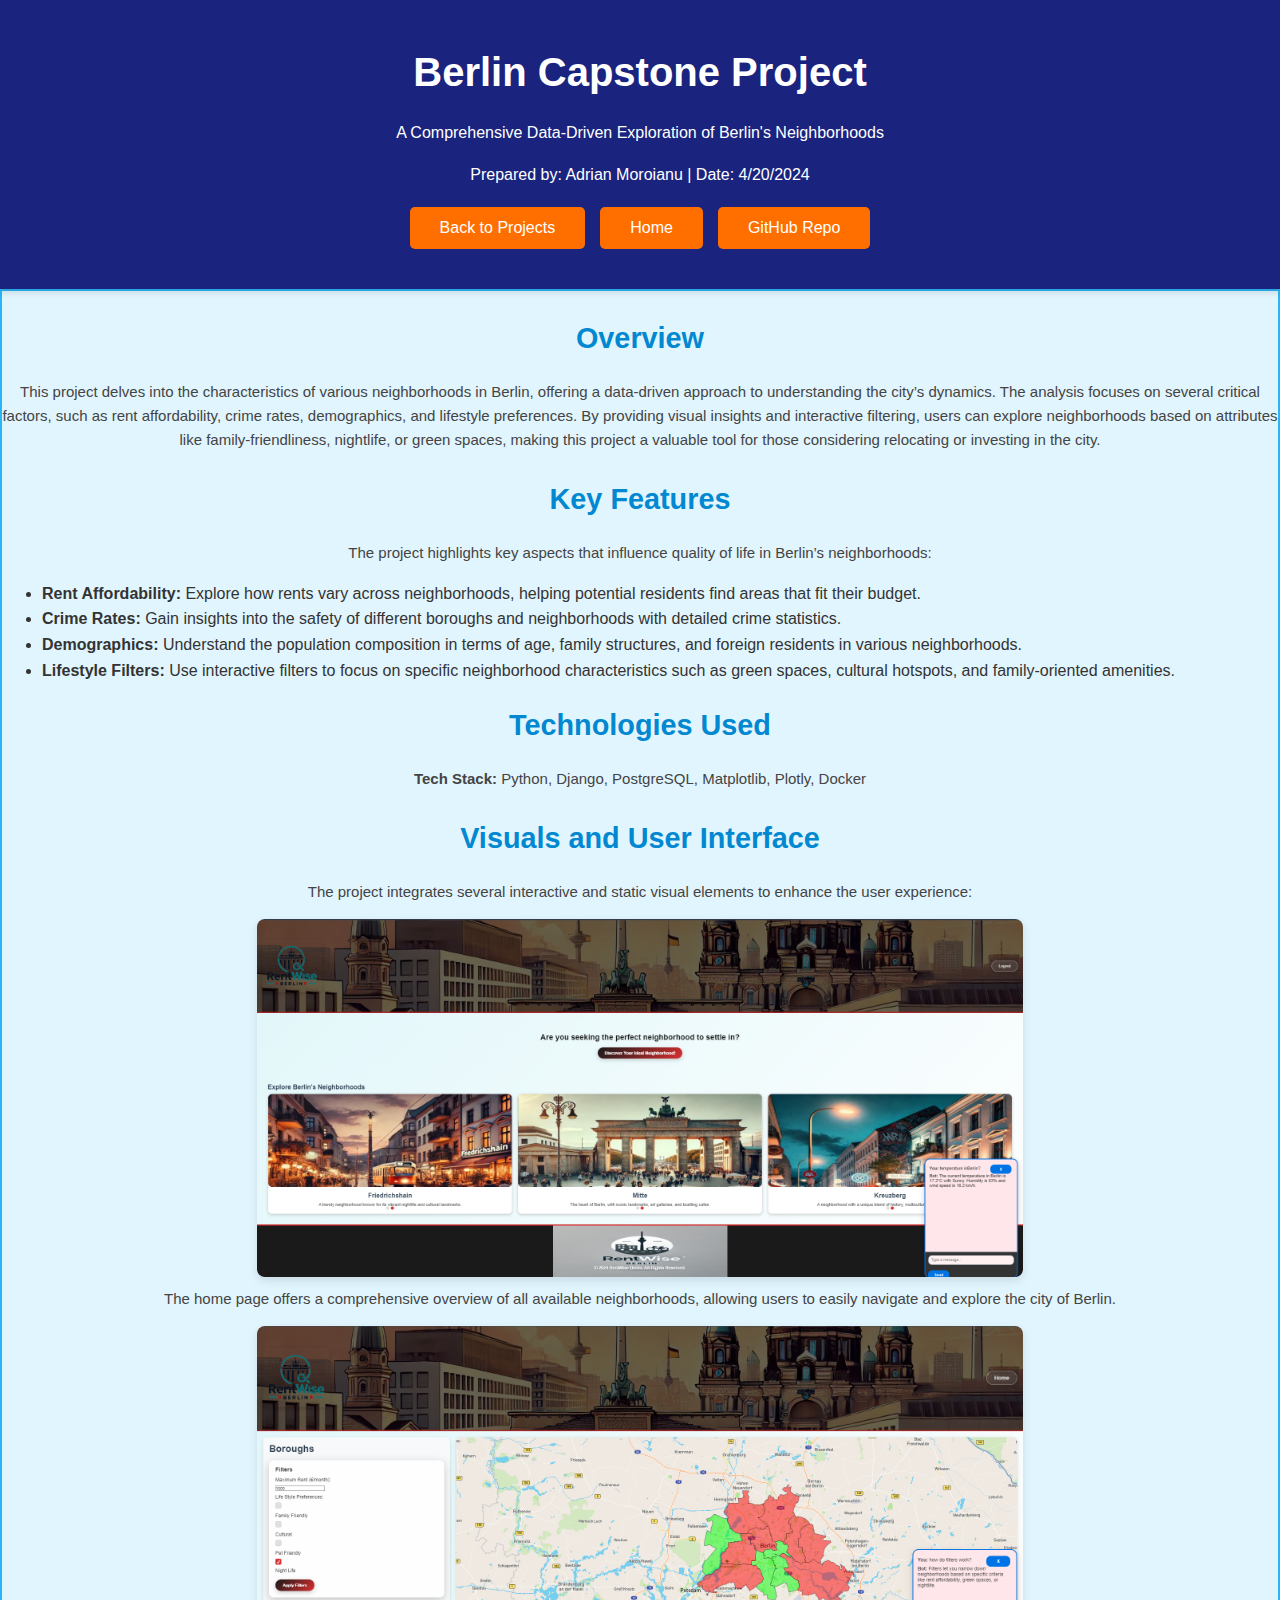
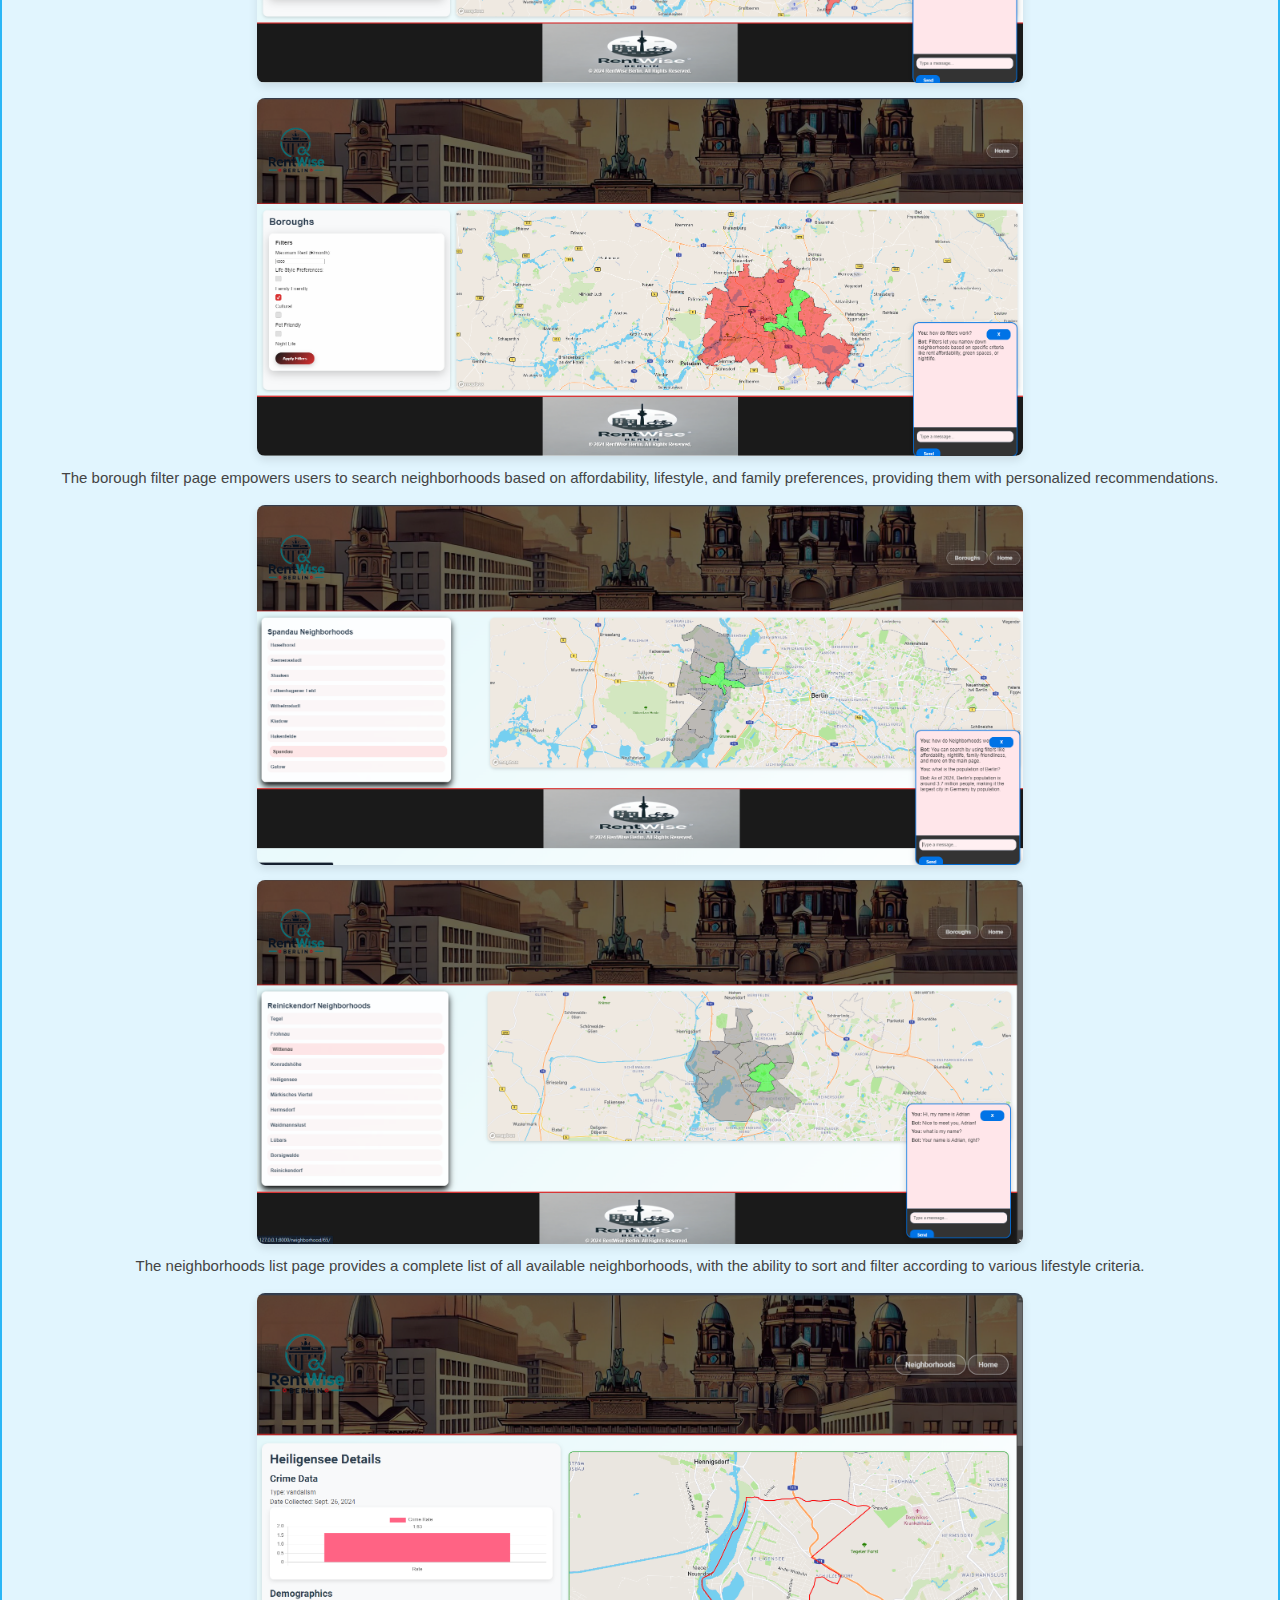
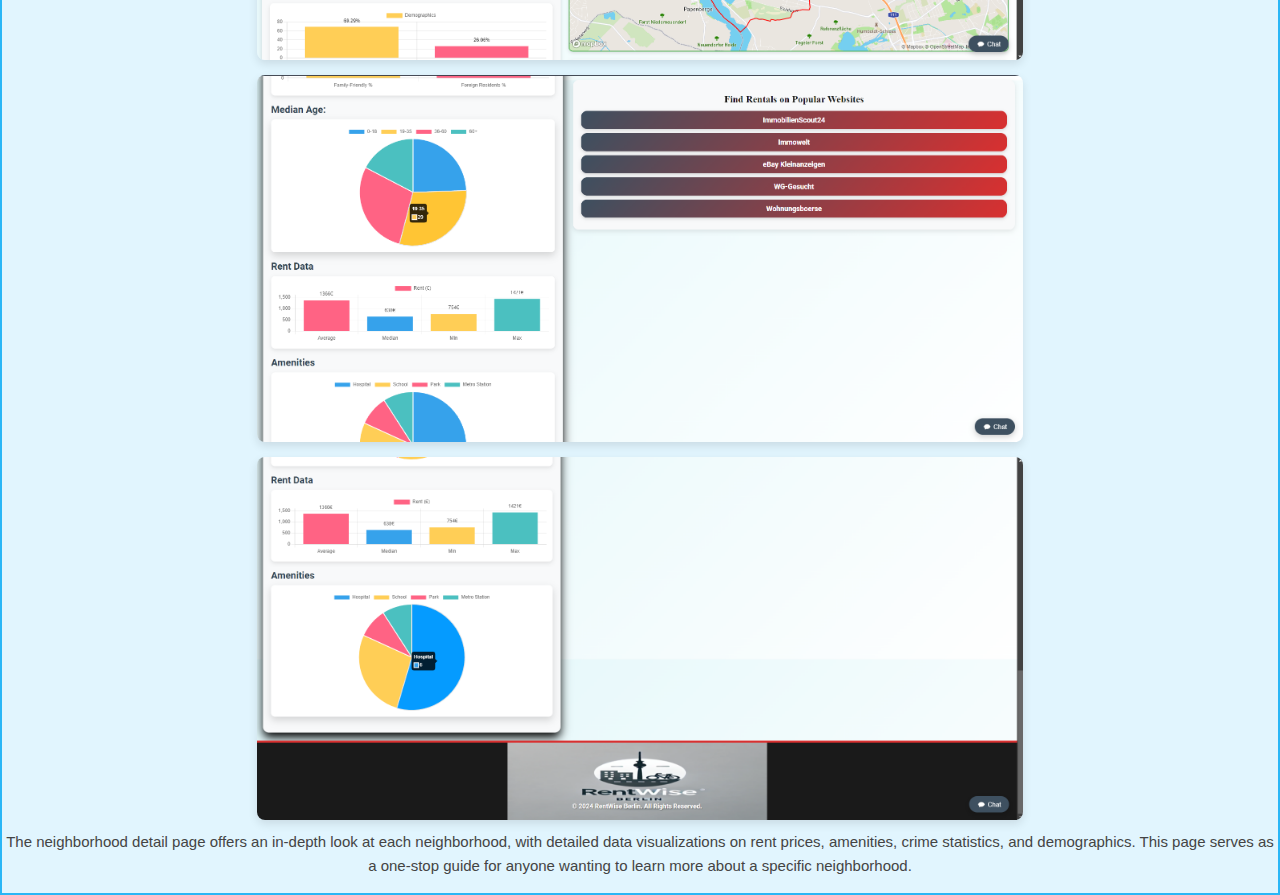
<file: project1.html>
<!DOCTYPE html>
<html lang="en">
<head>
    <meta charset="UTF-8">
    <meta name="viewport" content="width=device-width, initial-scale=1.0">
    <title>Berlin Capstone Project - Adrian Moroianu</title>
    <link rel="stylesheet" href="css/styles.css">
</head>
<body>
    <header>
        <h1>Berlin Capstone Project</h1>
        <p>A Comprehensive Data-Driven Exploration of Berlin's Neighborhoods</p>
        <p>Prepared by: Adrian Moroianu | Date: 4/20/2024</p>

        <!-- Buttons in the header -->
        <div class="header-buttons">
            <button class="header-btn" onclick="window.location.href='projects.html'">Back to Projects</button>
            <button class="header-btn" onclick="window.location.href='index.html'">Home</button>
            <button class="header-btn" onclick="window.location.href='https://github.com/moroianu13/Berlin_capstone_project'">GitHub Repo</button>
        </div>
    </header>

    <div class="project project-1">
        <h2>Overview</h2>
        <p>
            This project delves into the characteristics of various neighborhoods in Berlin, offering a data-driven approach to understanding the city’s dynamics. The analysis focuses on several critical factors, such as rent affordability, crime rates, demographics, and lifestyle preferences. 
            By providing visual insights and interactive filtering, users can explore neighborhoods based on attributes like family-friendliness, nightlife, or green spaces, making this project a valuable tool for those considering relocating or investing in the city.
        </p>

        <h2>Key Features</h2>
        <p>
            The project highlights key aspects that influence quality of life in Berlin’s neighborhoods:
            <ul>
                <li><strong>Rent Affordability:</strong> Explore how rents vary across neighborhoods, helping potential residents find areas that fit their budget.</li>
                <li><strong>Crime Rates:</strong> Gain insights into the safety of different boroughs and neighborhoods with detailed crime statistics.</li>
                <li><strong>Demographics:</strong> Understand the population composition in terms of age, family structures, and foreign residents in various neighborhoods.</li>
                <li><strong>Lifestyle Filters:</strong> Use interactive filters to focus on specific neighborhood characteristics such as green spaces, cultural hotspots, and family-oriented amenities.</li>
            </ul>
        </p>

        <h2>Technologies Used</h2>
        <p><strong>Tech Stack:</strong> Python, Django, PostgreSQL, Matplotlib, Plotly, Docker</p>

        <h2>Visuals and User Interface</h2>
        <p>The project integrates several interactive and static visual elements to enhance the user experience:</p>
        
        <img src="img/berlin_project/home_page.png" alt="Screenshot of Berlin Capstone Project Home Page" />
        <p>The home page offers a comprehensive overview of all available neighborhoods, allowing users to easily navigate and explore the city of Berlin.</p>

        <img src="img/berlin_project/borough_page.png" alt="Screenshot of Borough Filter Page" />
        <img src="img/berlin_project/borough_page1.png" alt="Screenshot of Borough Filter Page" />
        <p>The borough filter page empowers users to search neighborhoods based on affordability, lifestyle, and family preferences, providing them with personalized recommendations.</p>

        <img src="img/berlin_project/neighborhoods.png" alt="Screenshot of Neighborhoods Page" />
        <img src="img/berlin_project/neighborhoods1.png" alt="Screenshot of Neighborhoods Page" />
        <p>The neighborhoods list page provides a complete list of all available neighborhoods, with the ability to sort and filter according to various lifestyle criteria.</p>

        <img src="img/berlin_project/neighborhoods_detail.png" alt="Screenshot of Neighborhood Detail Page" />
        <img src="img/berlin_project/neighborhoods_detail1.png" alt="Screenshot of Neighborhood Detail Page" />
        <img src="img/berlin_project/neighborhoods_detail2.png" alt="Screenshot of Neighborhood Detail Page" />
        <p>The neighborhood detail page offers an in-depth look at each neighborhood, with detailed data visualizations on rent prices, amenities, crime statistics, and demographics. This page serves as a one-stop guide for anyone wanting to learn more about a specific neighborhood.</p>
    </div>
</body>
</html>
</file>
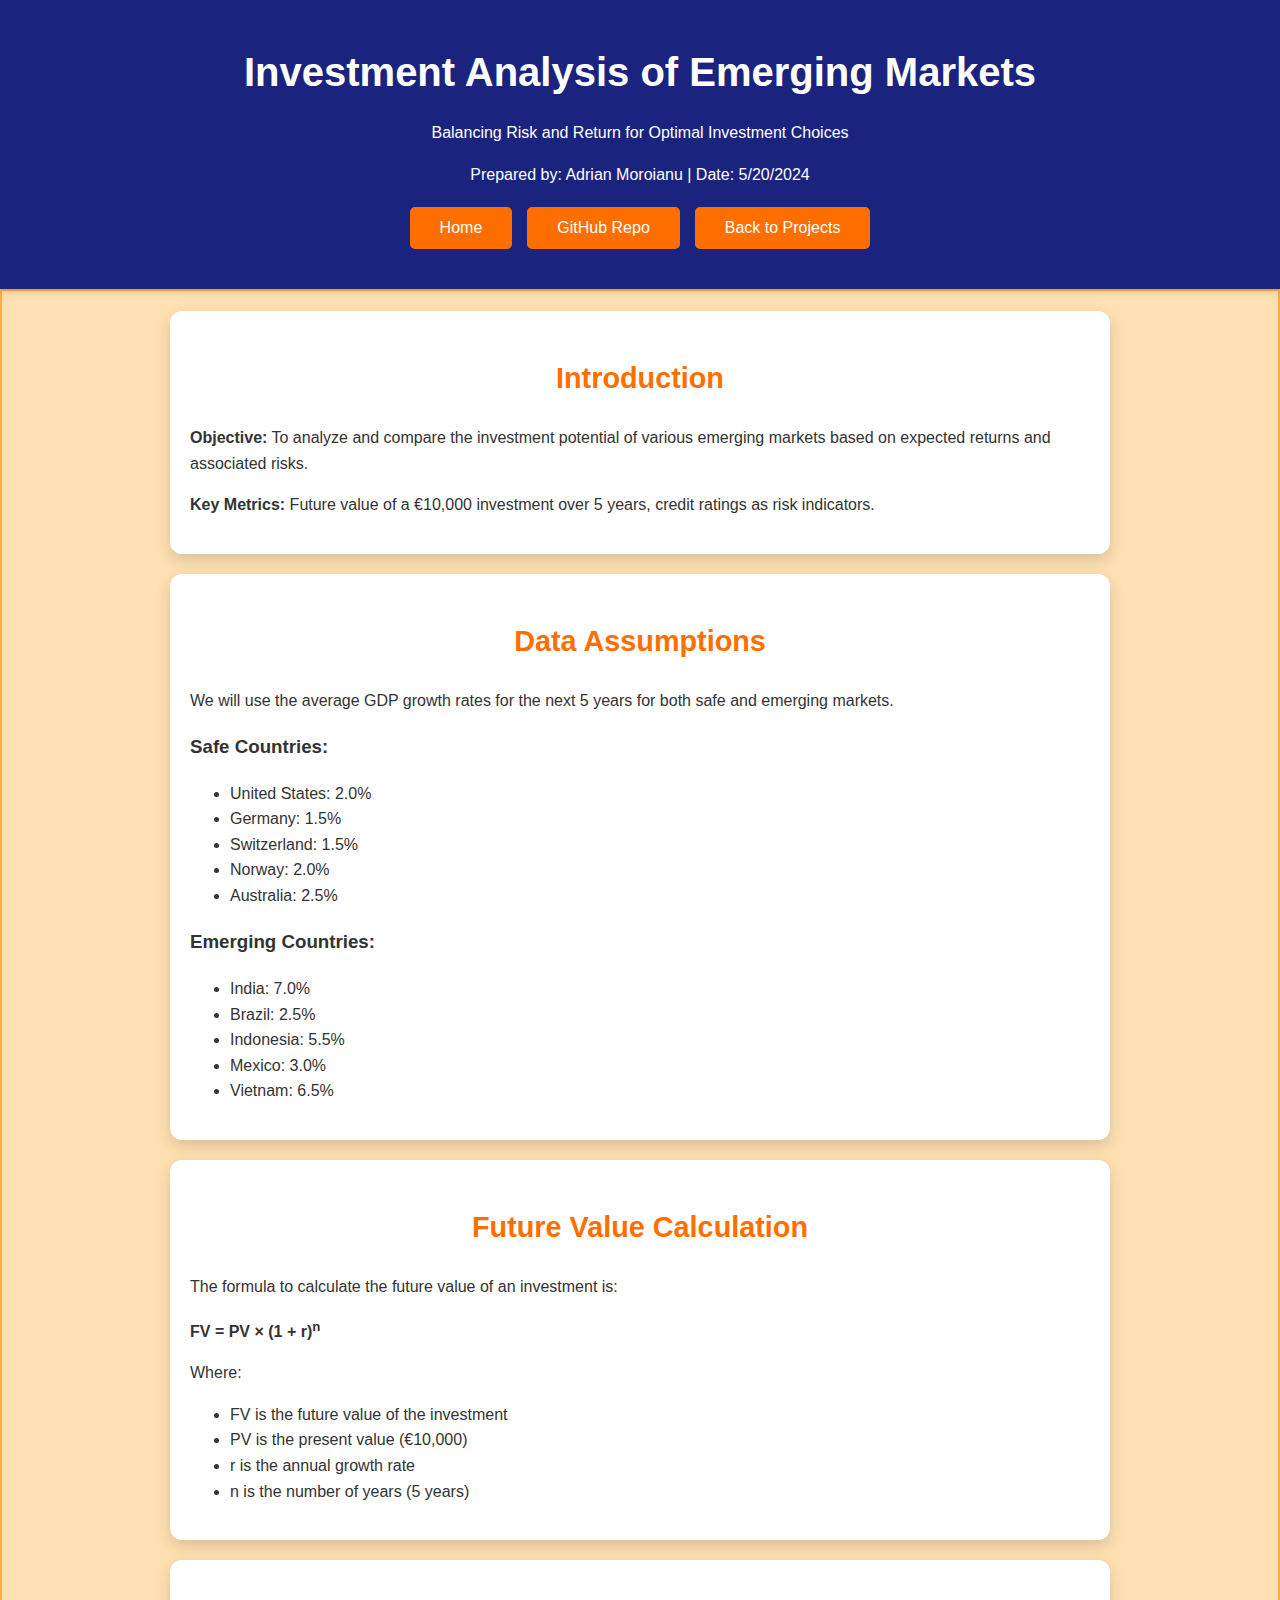
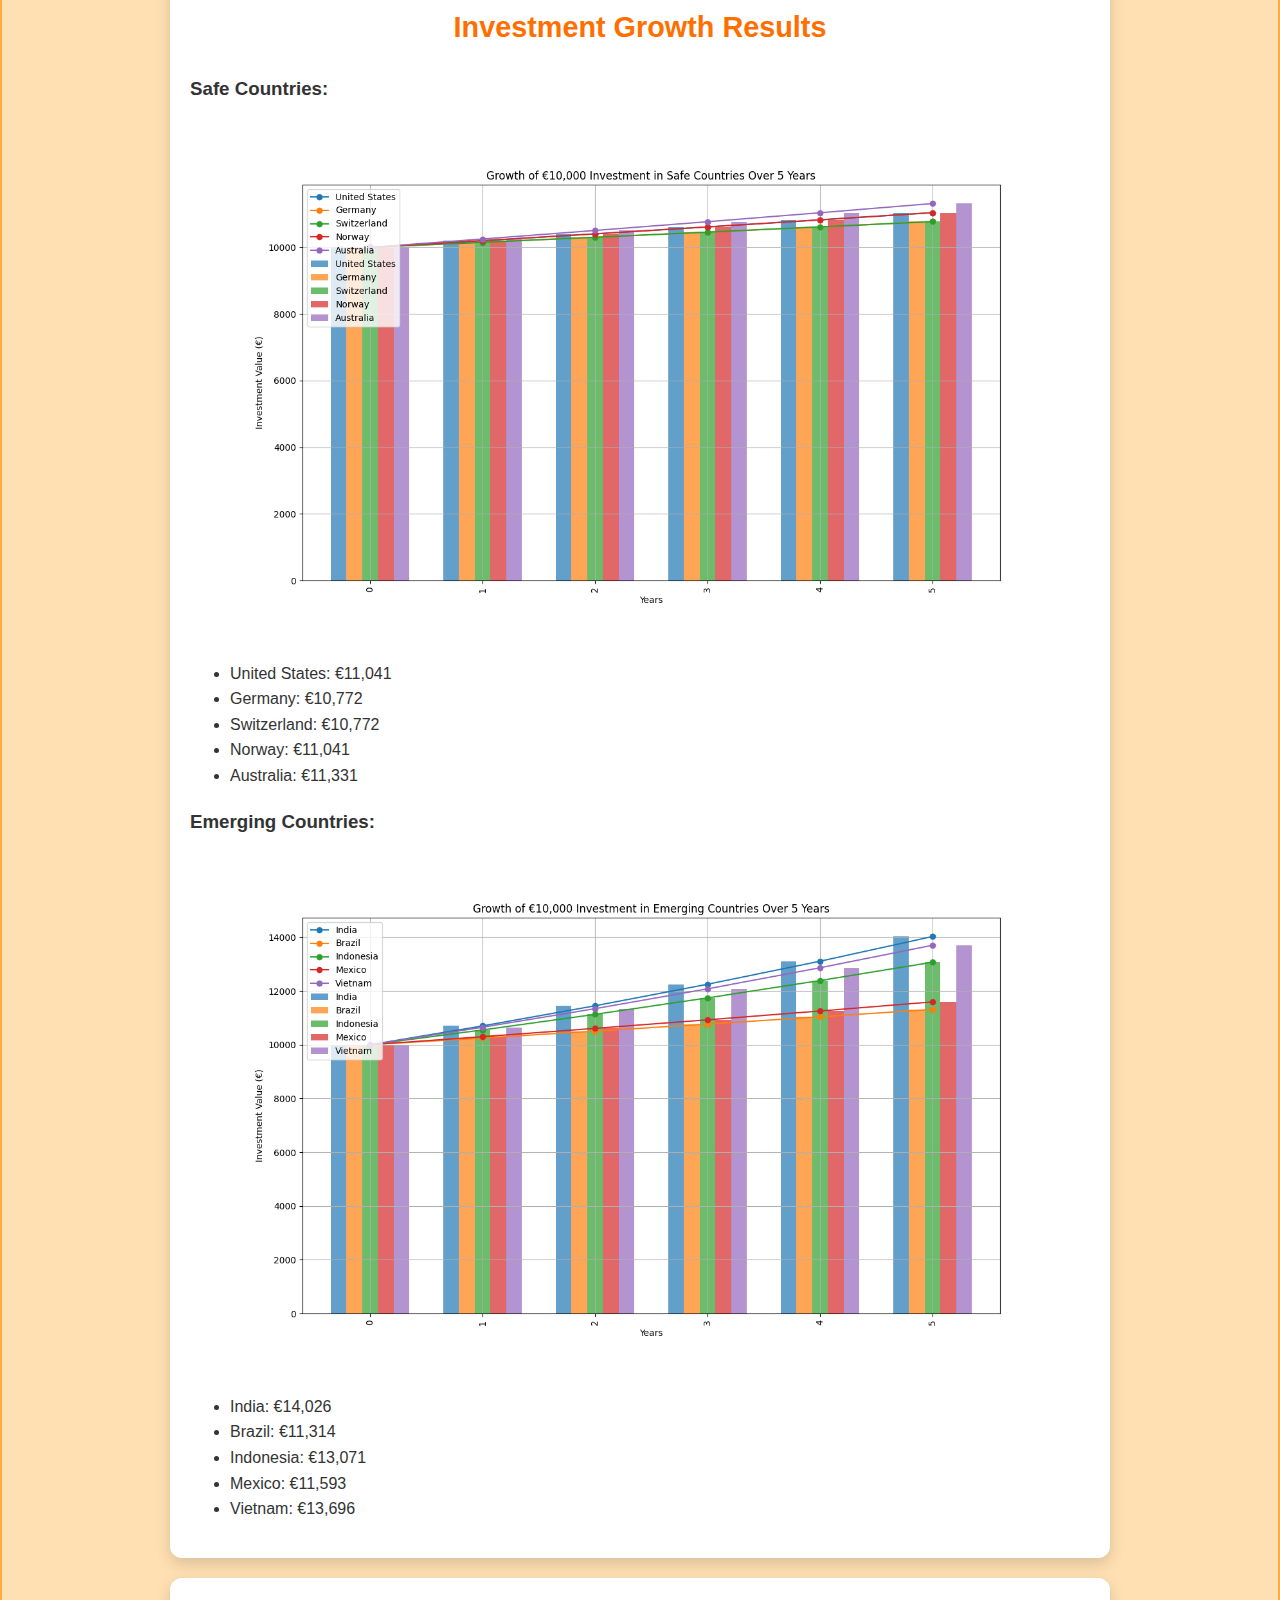
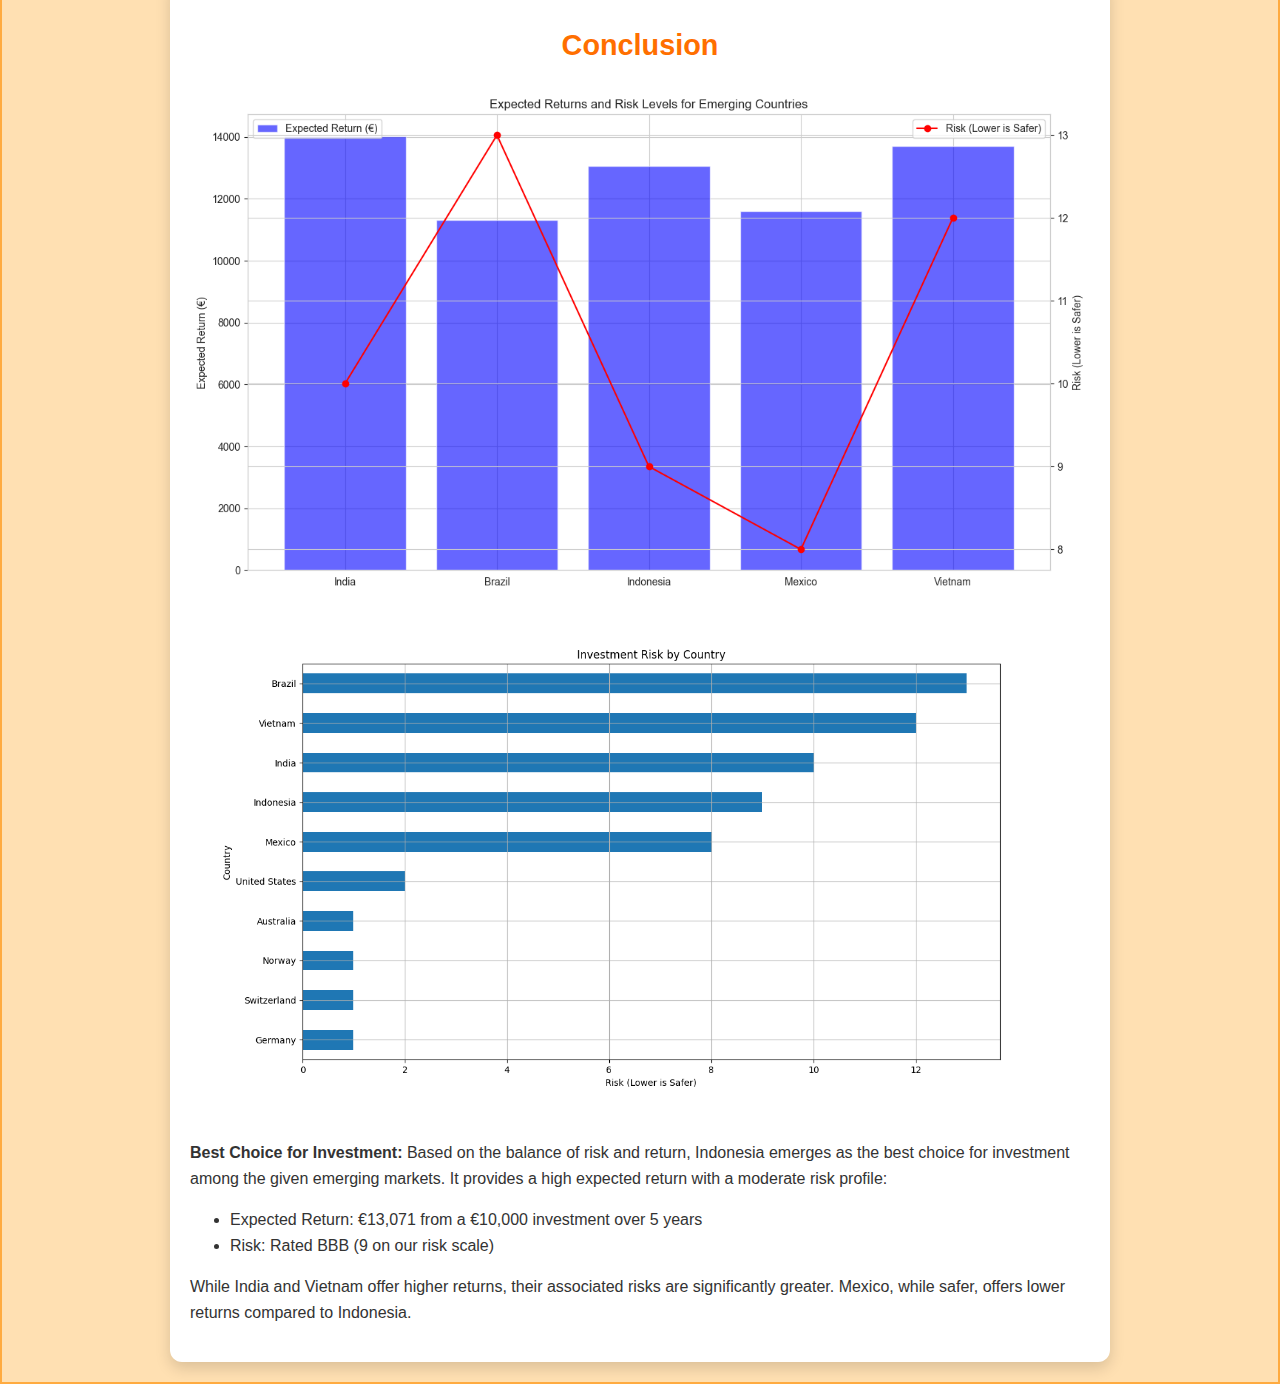
<file: project2.html>
<!DOCTYPE html>
<html lang="en">
<head>
    <meta charset="UTF-8">
    <meta name="viewport" content="width=device-width, initial-scale=1.0">
    <title>Investment Analysis of Emerging Markets</title>
    <link rel="stylesheet" href="css/styles.css">
</head>
<body>
    <header>
        <h1>Investment Analysis of Emerging Markets</h1>
        <p>Balancing Risk and Return for Optimal Investment Choices</p>
        <p>Prepared by: Adrian Moroianu | Date: 5/20/2024</p>
        
        <!-- Buttons in the header -->
        <div class="header-buttons">
            <button class="header-btn" onclick="window.location.href='index.html'">Home</button>
            <button class="header-btn" onclick="window.location.href='https://github.com/moroianu13/Project_Investment-'">GitHub Repo</button>
            <button class="header-btn" onclick="window.location.href='projects.html'">Back to Projects</button>
        </div>
    </header>

    <div class="project project-2">
        <section id="introduction">
            <h2>Introduction</h2>
            <p><strong>Objective:</strong> To analyze and compare the investment potential of various emerging markets based on expected returns and associated risks.</p>
            <p><strong>Key Metrics:</strong> Future value of a €10,000 investment over 5 years, credit ratings as risk indicators.</p>
        </section>

        <section id="data-assumptions">
            <h2>Data Assumptions</h2>
            <p>We will use the average GDP growth rates for the next 5 years for both safe and emerging markets.</p>

            <h3>Safe Countries:</h3>
            <ul>
                <li>United States: 2.0%</li>
                <li>Germany: 1.5%</li>
                <li>Switzerland: 1.5%</li>
                <li>Norway: 2.0%</li>
                <li>Australia: 2.5%</li>
            </ul>

            <h3>Emerging Countries:</h3>
            <ul>
                <li>India: 7.0%</li>
                <li>Brazil: 2.5%</li>
                <li>Indonesia: 5.5%</li>
                <li>Mexico: 3.0%</li>
                <li>Vietnam: 6.5%</li>
            </ul>
        </section>

        <section id="calculation">
            <h2>Future Value Calculation</h2>
            <p>The formula to calculate the future value of an investment is:</p>
            <p><strong>FV = PV × (1 + r)<sup>n</sup></strong></p>
            <p>Where:</p>
            <ul>
                <li>FV is the future value of the investment</li>
                <li>PV is the present value (€10,000)</li>
                <li>r is the annual growth rate</li>
                <li>n is the number of years (5 years)</li>
            </ul>
        </section>

        <section id="results">
            <h2>Investment Growth Results</h2>

            <h3>Safe Countries:</h3>
            <img src="img/investment_project/safe_countries_plot.png" alt="Investment Growth in Safe Countries" width="100%" />
            <ul>
                <li>United States: €11,041</li>
                <li>Germany: €10,772</li>
                <li>Switzerland: €10,772</li>
                <li>Norway: €11,041</li>
                <li>Australia: €11,331</li>
            </ul>

            <h3>Emerging Countries:</h3>
            <img src="img/investment_project/emerging_countries_plot.png" alt="Investment Growth in Emerging Countries" width="100%" />
            <ul>
                <li>India: €14,026</li>
                <li>Brazil: €11,314</li>
                <li>Indonesia: €13,071</li>
                <li>Mexico: €11,593</li>
                <li>Vietnam: €13,696</li>
            </ul>
        </section>

        <section id="conclusion">
            <h2>Conclusion</h2>
            <img src="img/investment_project/output.png" alt="Expected Returns and Risk Levels for Emerging Countries" width="100%" />
            <img src="img/investment_project/risk_plot.png" alt="Investment Risk by Country" width="100%" />
            <p><strong>Best Choice for Investment:</strong> Based on the balance of risk and return, Indonesia emerges as the best choice for investment among the given emerging markets. It provides a high expected return with a moderate risk profile:</p>
            <ul>
                <li>Expected Return: €13,071 from a €10,000 investment over 5 years</li>
                <li>Risk: Rated BBB (9 on our risk scale)</li>
            </ul>
            <p>While India and Vietnam offer higher returns, their associated risks are significantly greater. Mexico, while safer, offers lower returns compared to Indonesia.</p>
        </section>
    </div>
</body>
</html>
</file>
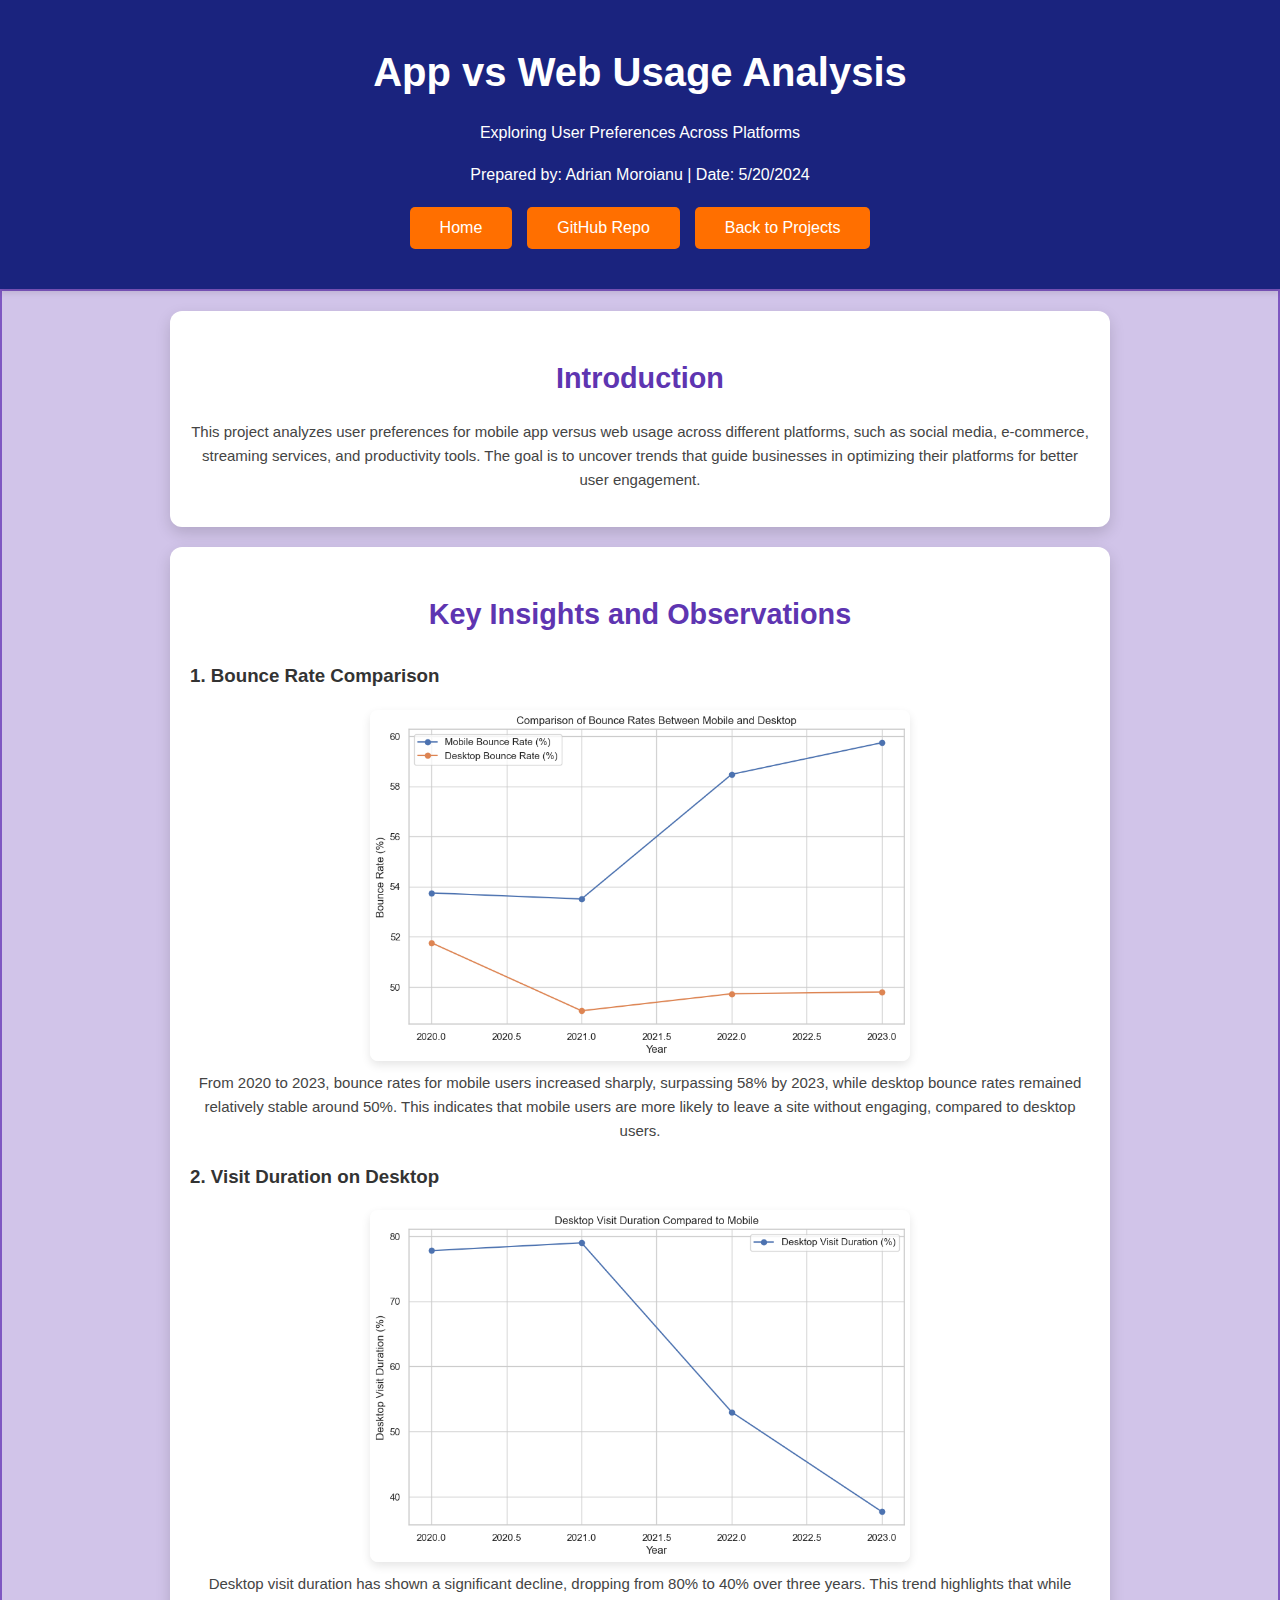
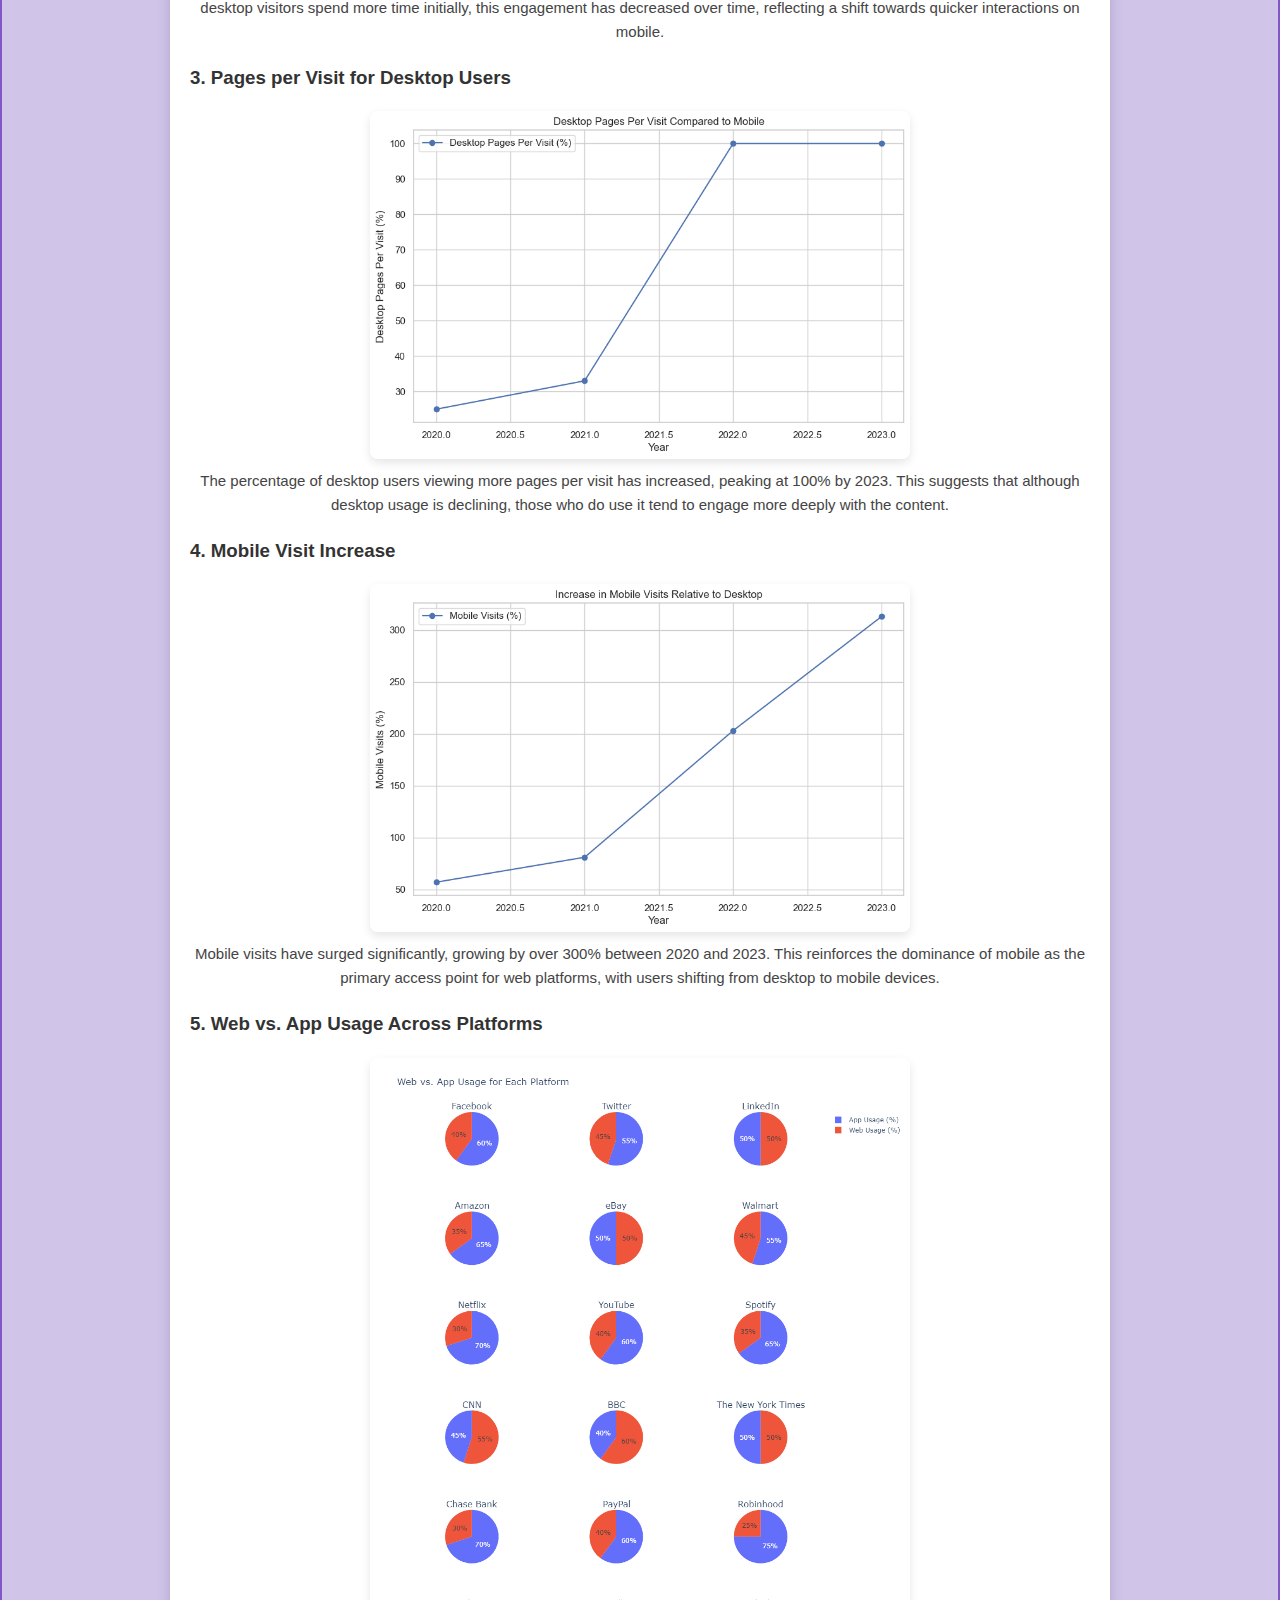
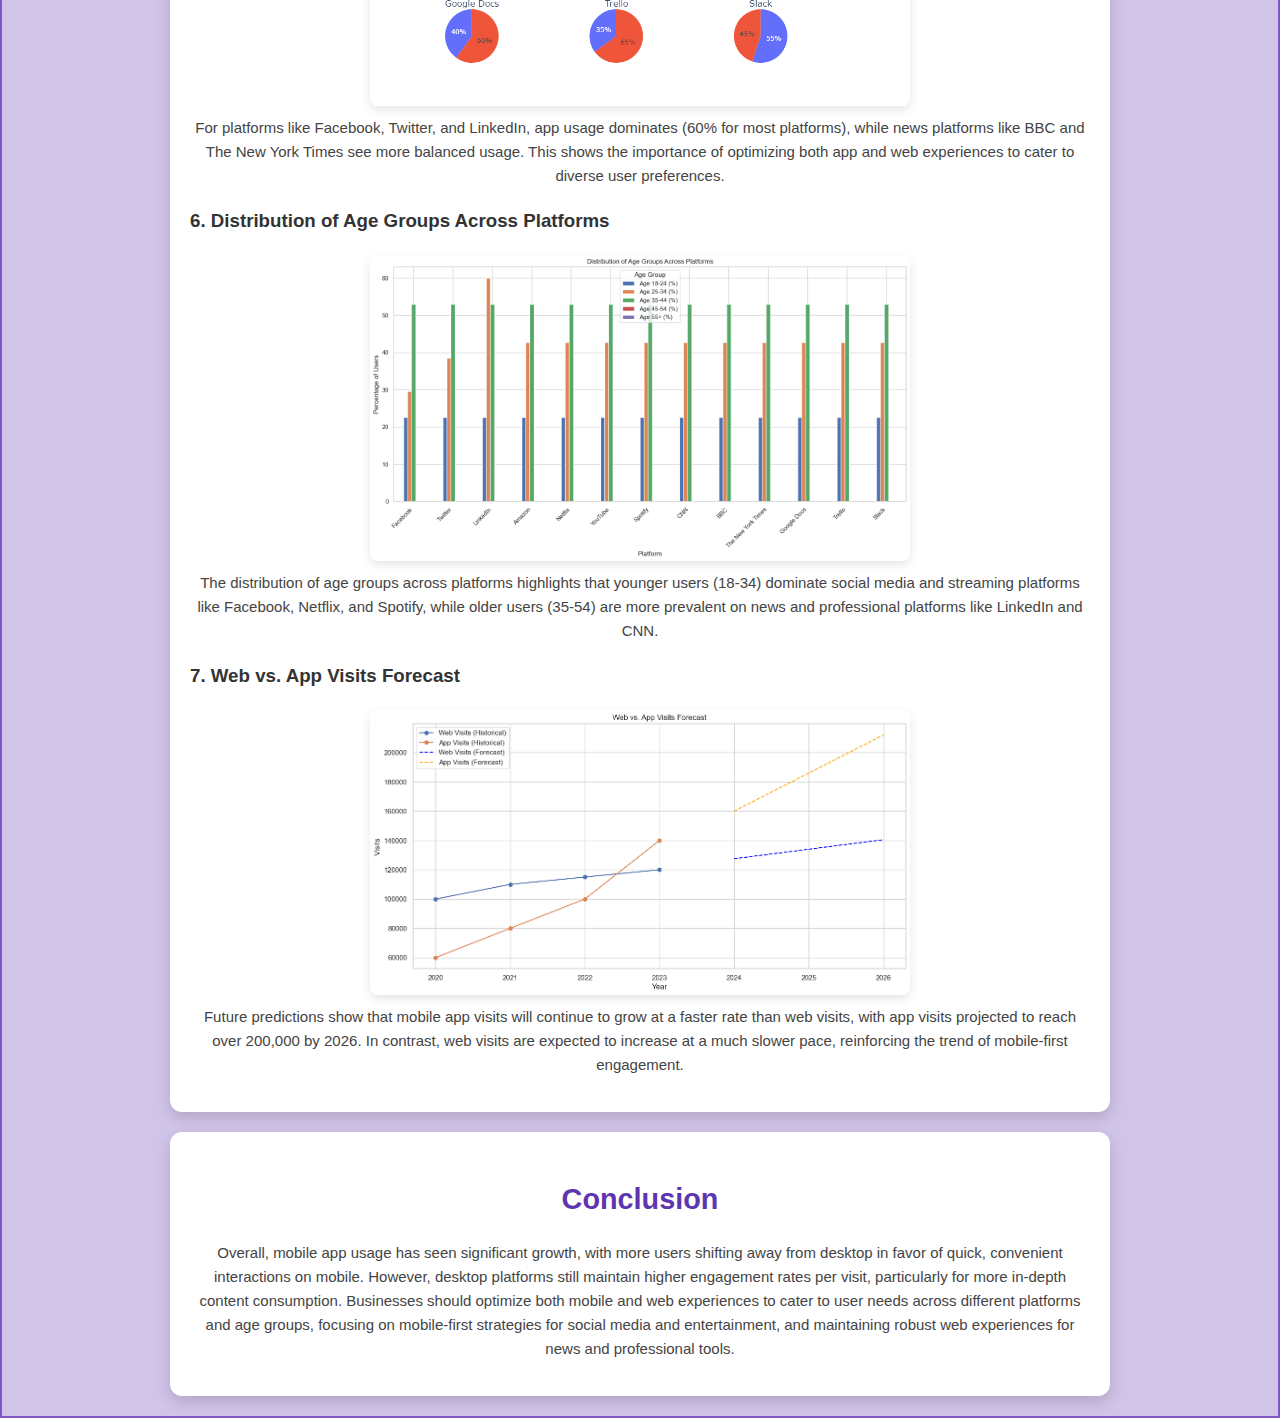
<file: project3.html>
<!DOCTYPE html>
<html lang="en">
<head>
    <meta charset="UTF-8">
    <meta name="viewport" content="width=device-width, initial-scale=1.0">
    <title>App vs Web Usage Analysis</title>
    <link rel="stylesheet" href="css/styles.css">
</head>
<body>
    <header>
        <h1>App vs Web Usage Analysis</h1>
        <p>Exploring User Preferences Across Platforms</p>
        <p>Prepared by: Adrian Moroianu | Date: 5/20/2024</p>
        
        <!-- Buttons in the header -->
        <div class="header-buttons">
            <button class="header-btn" onclick="window.location.href='index.html'">Home</button>
            <button class="header-btn" onclick="window.location.href='https://github.com/moroianu13/App_ws_Webpages'">GitHub Repo</button>
            <button class="header-btn" onclick="window.location.href='projects.html'">Back to Projects</button>
        </div>
    </header>

    <div class="project project-3">
        <section id="introduction">
            <h2>Introduction</h2>
            <p>This project analyzes user preferences for mobile app versus web usage across different platforms, such as social media, e-commerce, streaming services, and productivity tools. The goal is to uncover trends that guide businesses in optimizing their platforms for better user engagement.</p>
        </section>

        <section id="data-insights">
            <h2>Key Insights and Observations</h2>

            <h3>1. Bounce Rate Comparison</h3>
            <img src="img/app_web/comparison_bounce_rates.png" alt="Comparison of Bounce Rates" />
            <p>From 2020 to 2023, bounce rates for mobile users increased sharply, surpassing 58% by 2023, while desktop bounce rates remained relatively stable around 50%. This indicates that mobile users are more likely to leave a site without engaging, compared to desktop users.</p>

            <h3>2. Visit Duration on Desktop</h3>
            <img src="img/app_web/desktop_visit_duration.png" alt="Desktop Visit Duration" />
            <p>Desktop visit duration has shown a significant decline, dropping from 80% to 40% over three years. This trend highlights that while desktop visitors spend more time initially, this engagement has decreased over time, reflecting a shift towards quicker interactions on mobile.</p>

            <h3>3. Pages per Visit for Desktop Users</h3>
            <img src="img/app_web/desktop_visits.png" alt="Desktop Pages Per Visit" />
            <p>The percentage of desktop users viewing more pages per visit has increased, peaking at 100% by 2023. This suggests that although desktop usage is declining, those who do use it tend to engage more deeply with the content.</p>

            <h3>4. Mobile Visit Increase</h3>
            <img src="img/app_web/mobile_visits.png" alt="Increase in Mobile Visits" />
            <p>Mobile visits have surged significantly, growing by over 300% between 2020 and 2023. This reinforces the dominance of mobile as the primary access point for web platforms, with users shifting from desktop to mobile devices.</p>

            <h3>5. Web vs. App Usage Across Platforms</h3>
            <img src="img/app_web/newplot.png" alt="Web vs App Usage by Platform" />
            <p>For platforms like Facebook, Twitter, and LinkedIn, app usage dominates (60% for most platforms), while news platforms like BBC and The New York Times see more balanced usage. This shows the importance of optimizing both app and web experiences to cater to diverse user preferences.</p>

            <h3>6. Distribution of Age Groups Across Platforms</h3>
            <img src="img/app_web/output.png" alt="Age Group Distribution" />
            <p>The distribution of age groups across platforms highlights that younger users (18-34) dominate social media and streaming platforms like Facebook, Netflix, and Spotify, while older users (35-54) are more prevalent on news and professional platforms like LinkedIn and CNN.</p>

            <h3>7. Web vs. App Visits Forecast</h3>
            <img src="img/app_web/predictions.png" alt="Web vs App Visits Forecast" />
            <p>Future predictions show that mobile app visits will continue to grow at a faster rate than web visits, with app visits projected to reach over 200,000 by 2026. In contrast, web visits are expected to increase at a much slower pace, reinforcing the trend of mobile-first engagement.</p>
        </section>

        <section id="conclusion">
            <h2>Conclusion</h2>
            <p>Overall, mobile app usage has seen significant growth, with more users shifting away from desktop in favor of quick, convenient interactions on mobile. However, desktop platforms still maintain higher engagement rates per visit, particularly for more in-depth content consumption. Businesses should optimize both mobile and web experiences to cater to user needs across different platforms and age groups, focusing on mobile-first strategies for social media and entertainment, and maintaining robust web experiences for news and professional tools.</p>
        </section>
    </div>
</body>
</html>
</file>
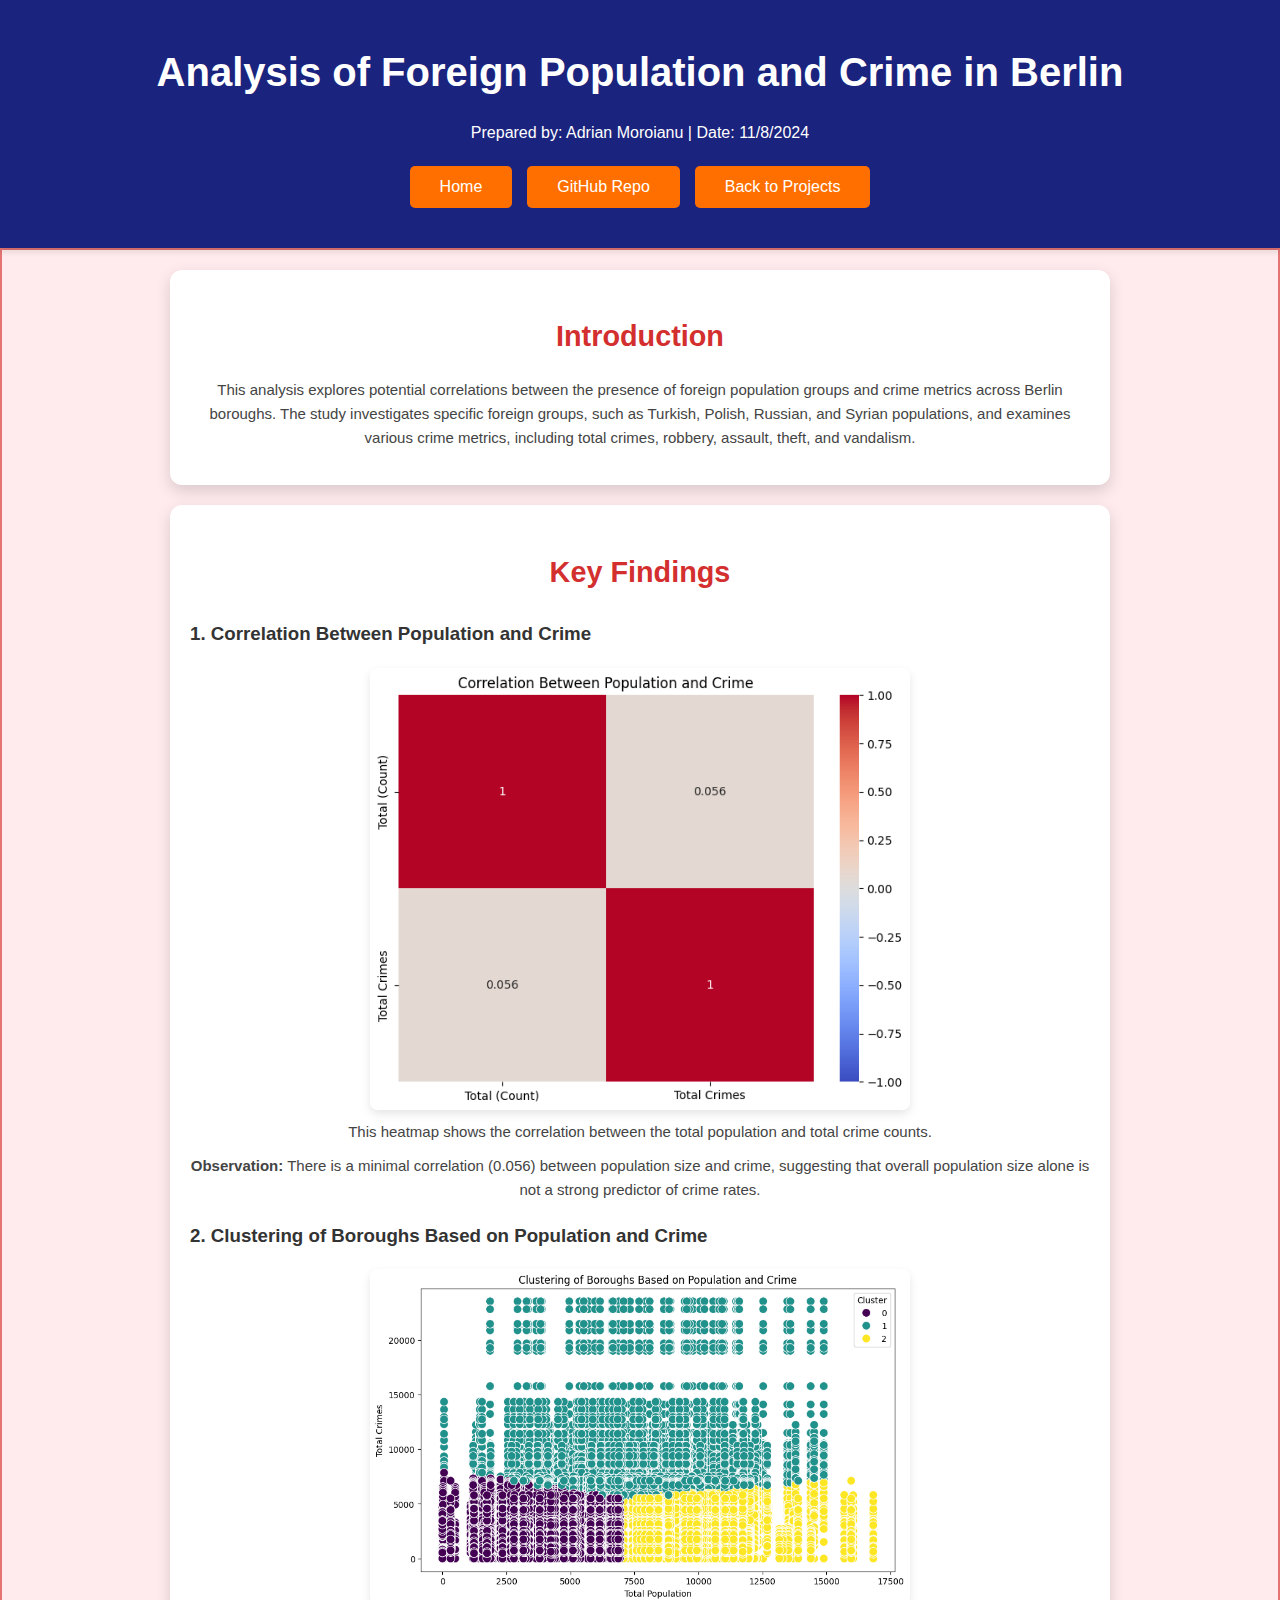
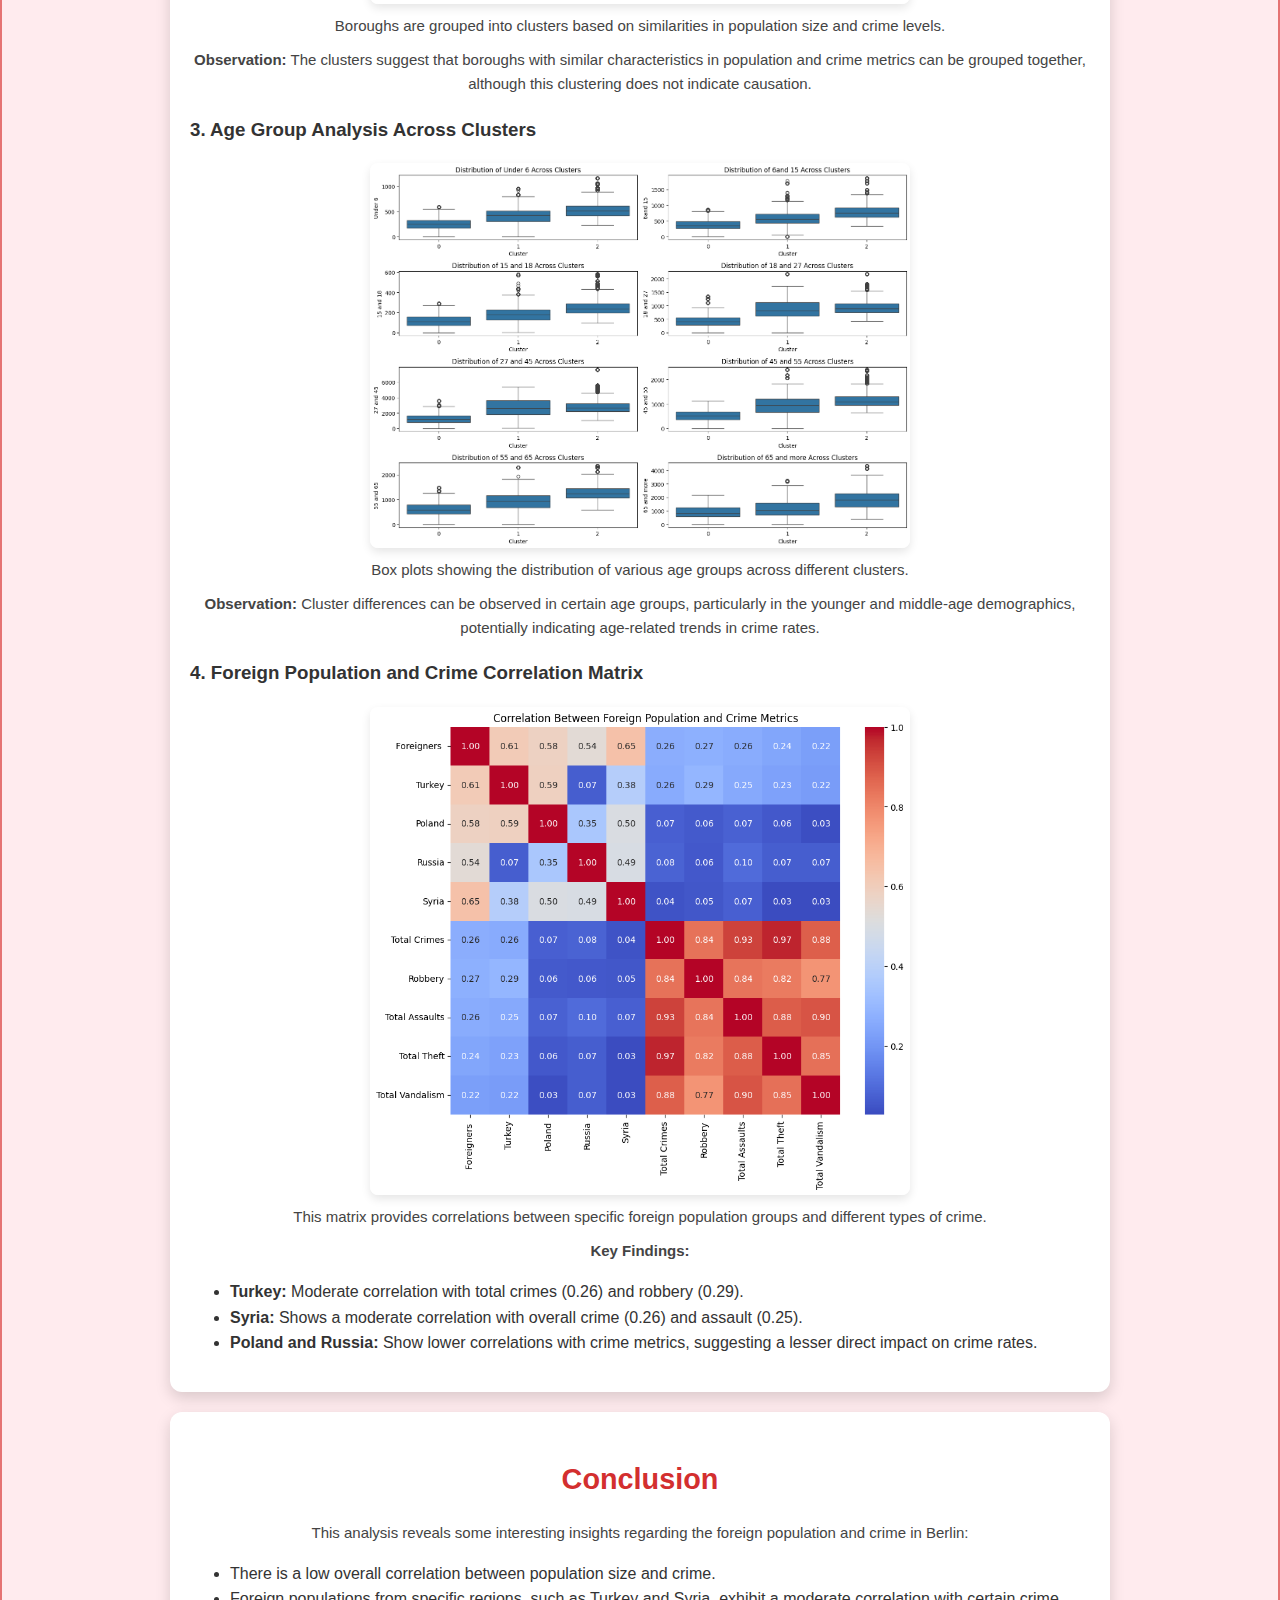
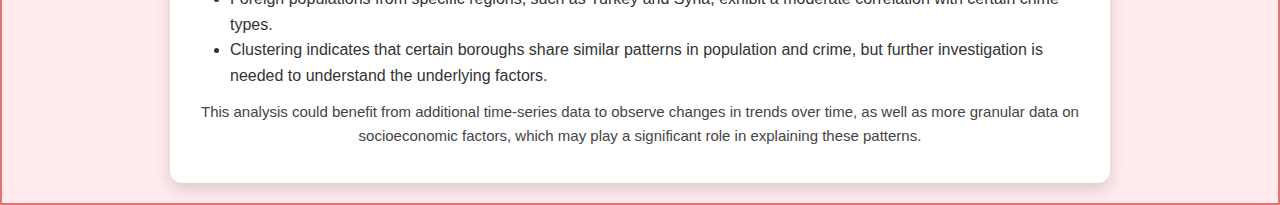
<file: project4.html>
<!DOCTYPE html>
<html lang="en">
<head>
    <meta charset="UTF-8">
    <meta name="viewport" content="width=device-width, initial-scale=1.0">
    <title>Analysis of Foreign Population and Crime in Berlin</title>
    <link rel="stylesheet" href="css/styles.css">
</head>
<body>
    <header>
        <h1>Analysis of Foreign Population and Crime in Berlin</h1>
        <p>Prepared by: Adrian Moroianu | Date: 11/8/2024</p>
        
        <!-- Buttons in the header -->
        <div class="header-buttons">
            <button class="header-btn" onclick="window.location.href='index.html'">Home</button>
            <button class="header-btn" onclick="window.location.href='https://github.com/moroianu13/Analysis-of-Foreign-Population-and-Crime-in-Berlin'">GitHub Repo</button>
            <button class="header-btn" onclick="window.location.href='projects.html'">Back to Projects</button>
        </div>
    </header>

    <div class="project project-4">
        <section id="introduction">
            <h2>Introduction</h2>
            <p>This analysis explores potential correlations between the presence of foreign population groups and crime metrics across Berlin boroughs. The study investigates specific foreign groups, such as Turkish, Polish, Russian, and Syrian populations, and examines various crime metrics, including total crimes, robbery, assault, theft, and vandalism.</p>
        </section>

        <section id="key-findings">
            <h2>Key Findings</h2>
            
            <h3>1. Correlation Between Population and Crime</h3>
            <img src="img\foreing_population_vs_crime\population_vs_crime_correlation.png" alt="Correlation Between Population and Crime">
            <p>This heatmap shows the correlation between the total population and total crime counts.</p>
            <p><strong>Observation:</strong> There is a minimal correlation (0.056) between population size and crime, suggesting that overall population size alone is not a strong predictor of crime rates.</p>
            
            <h3>2. Clustering of Boroughs Based on Population and Crime</h3>
            <img src="img\foreing_population_vs_crime\clustering_population_crime.png" alt="Clustering of Boroughs Based on Population and Crime">
            <p>Boroughs are grouped into clusters based on similarities in population size and crime levels.</p>
            <p><strong>Observation:</strong> The clusters suggest that boroughs with similar characteristics in population and crime metrics can be grouped together, although this clustering does not indicate causation.</p>
            
            <h3>3. Age Group Analysis Across Clusters</h3>
            <img src="img\foreing_population_vs_crime\age_group_distribution_across_clusters.png" alt="Age Group Distribution Across Clusters">
            <p>Box plots showing the distribution of various age groups across different clusters.</p>
            <p><strong>Observation:</strong> Cluster differences can be observed in certain age groups, particularly in the younger and middle-age demographics, potentially indicating age-related trends in crime rates.</p>
            
            <h3>4. Foreign Population and Crime Correlation Matrix</h3>
            <img src="img\foreing_population_vs_crime\foreign_population_crime_correlation.png" alt="Correlation Between Foreign Population and Crime Metrics">
            <p>This matrix provides correlations between specific foreign population groups and different types of crime.</p>
            <p><strong>Key Findings:</strong></p>
            <ul>
                <li><strong>Turkey:</strong> Moderate correlation with total crimes (0.26) and robbery (0.29).</li>
                <li><strong>Syria:</strong> Shows a moderate correlation with overall crime (0.26) and assault (0.25).</li>
                <li><strong>Poland and Russia:</strong> Show lower correlations with crime metrics, suggesting a lesser direct impact on crime rates.</li>
            </ul>
        </section>

        <section id="conclusion">
            <h2>Conclusion</h2>
            <p>This analysis reveals some interesting insights regarding the foreign population and crime in Berlin:</p>
            <ul>
                <li>There is a low overall correlation between population size and crime.</li>
                <li>Foreign populations from specific regions, such as Turkey and Syria, exhibit a moderate correlation with certain crime types.</li>
                <li>Clustering indicates that certain boroughs share similar patterns in population and crime, but further investigation is needed to understand the underlying factors.</li>
            </ul>
            <p>This analysis could benefit from additional time-series data to observe changes in trends over time, as well as more granular data on socioeconomic factors, which may play a significant role in explaining these patterns.</p>
        </section>
    </div>
</body>
</html>
</file>
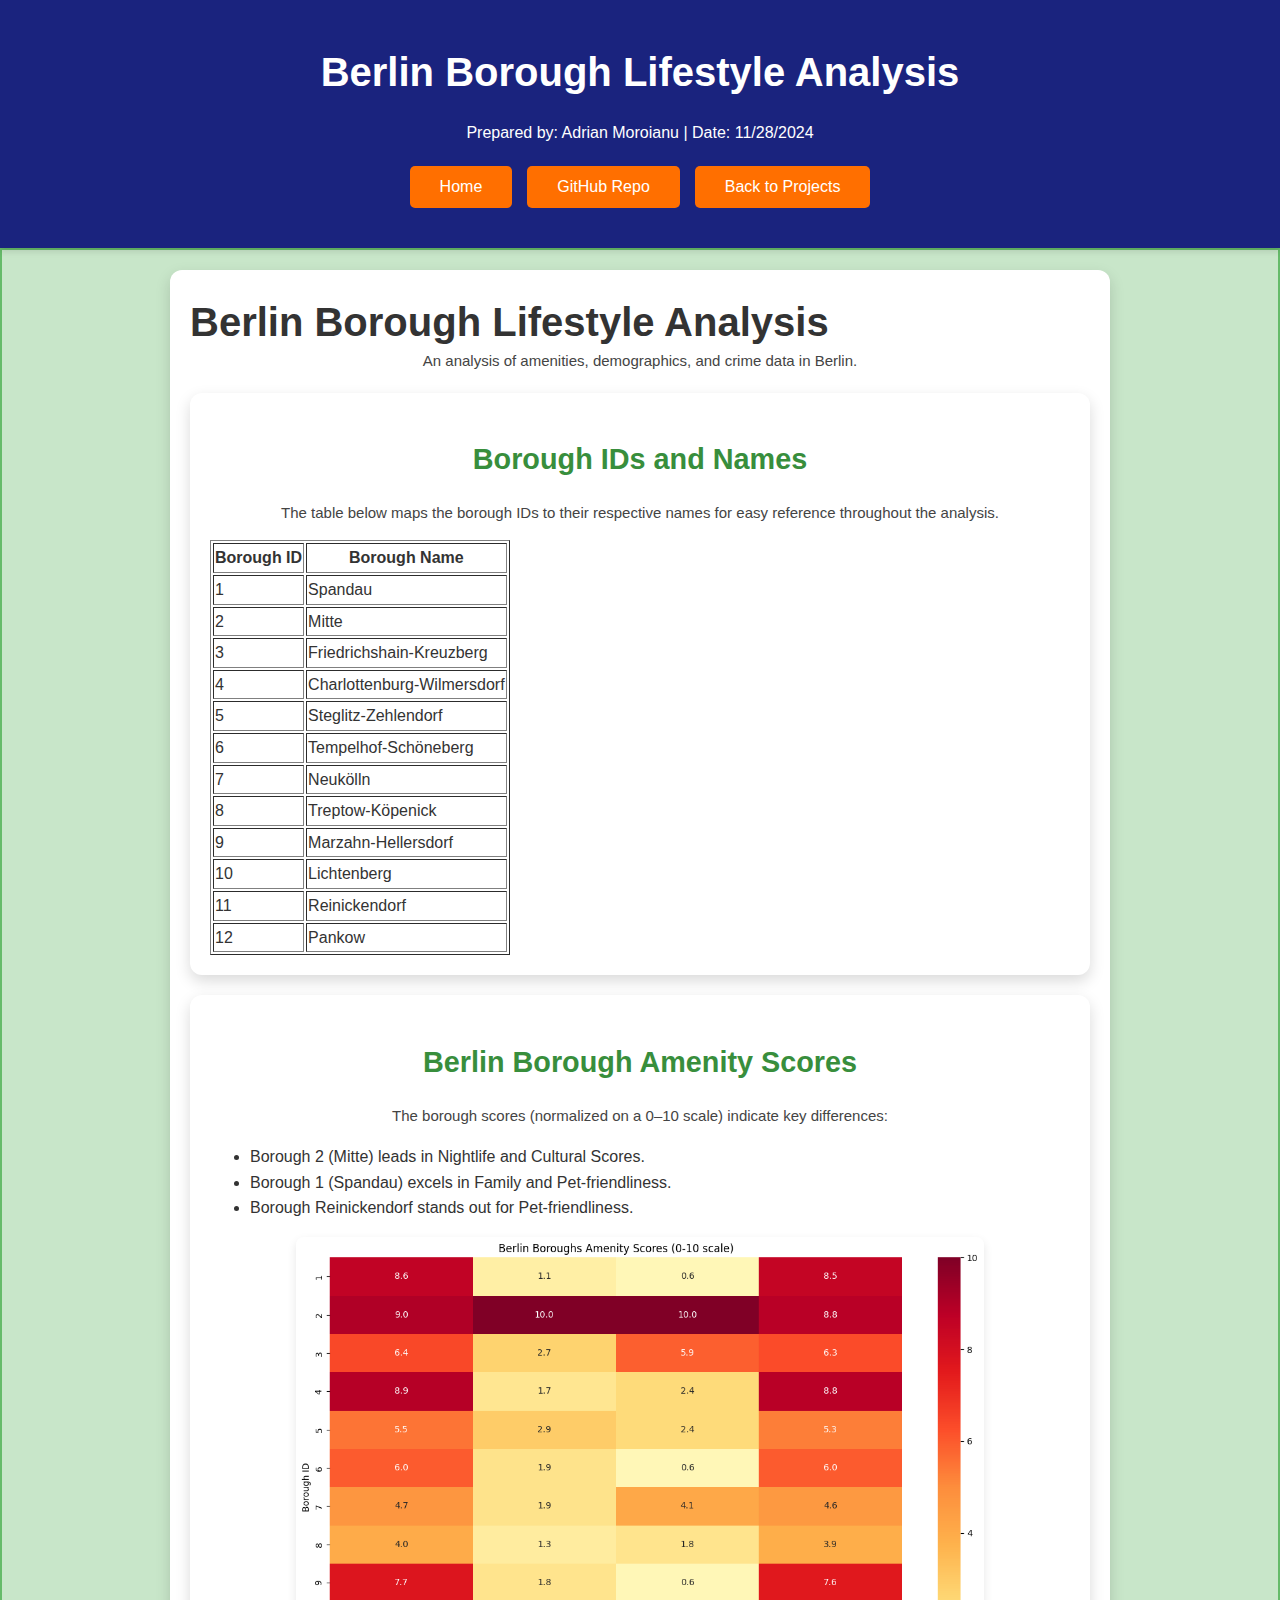
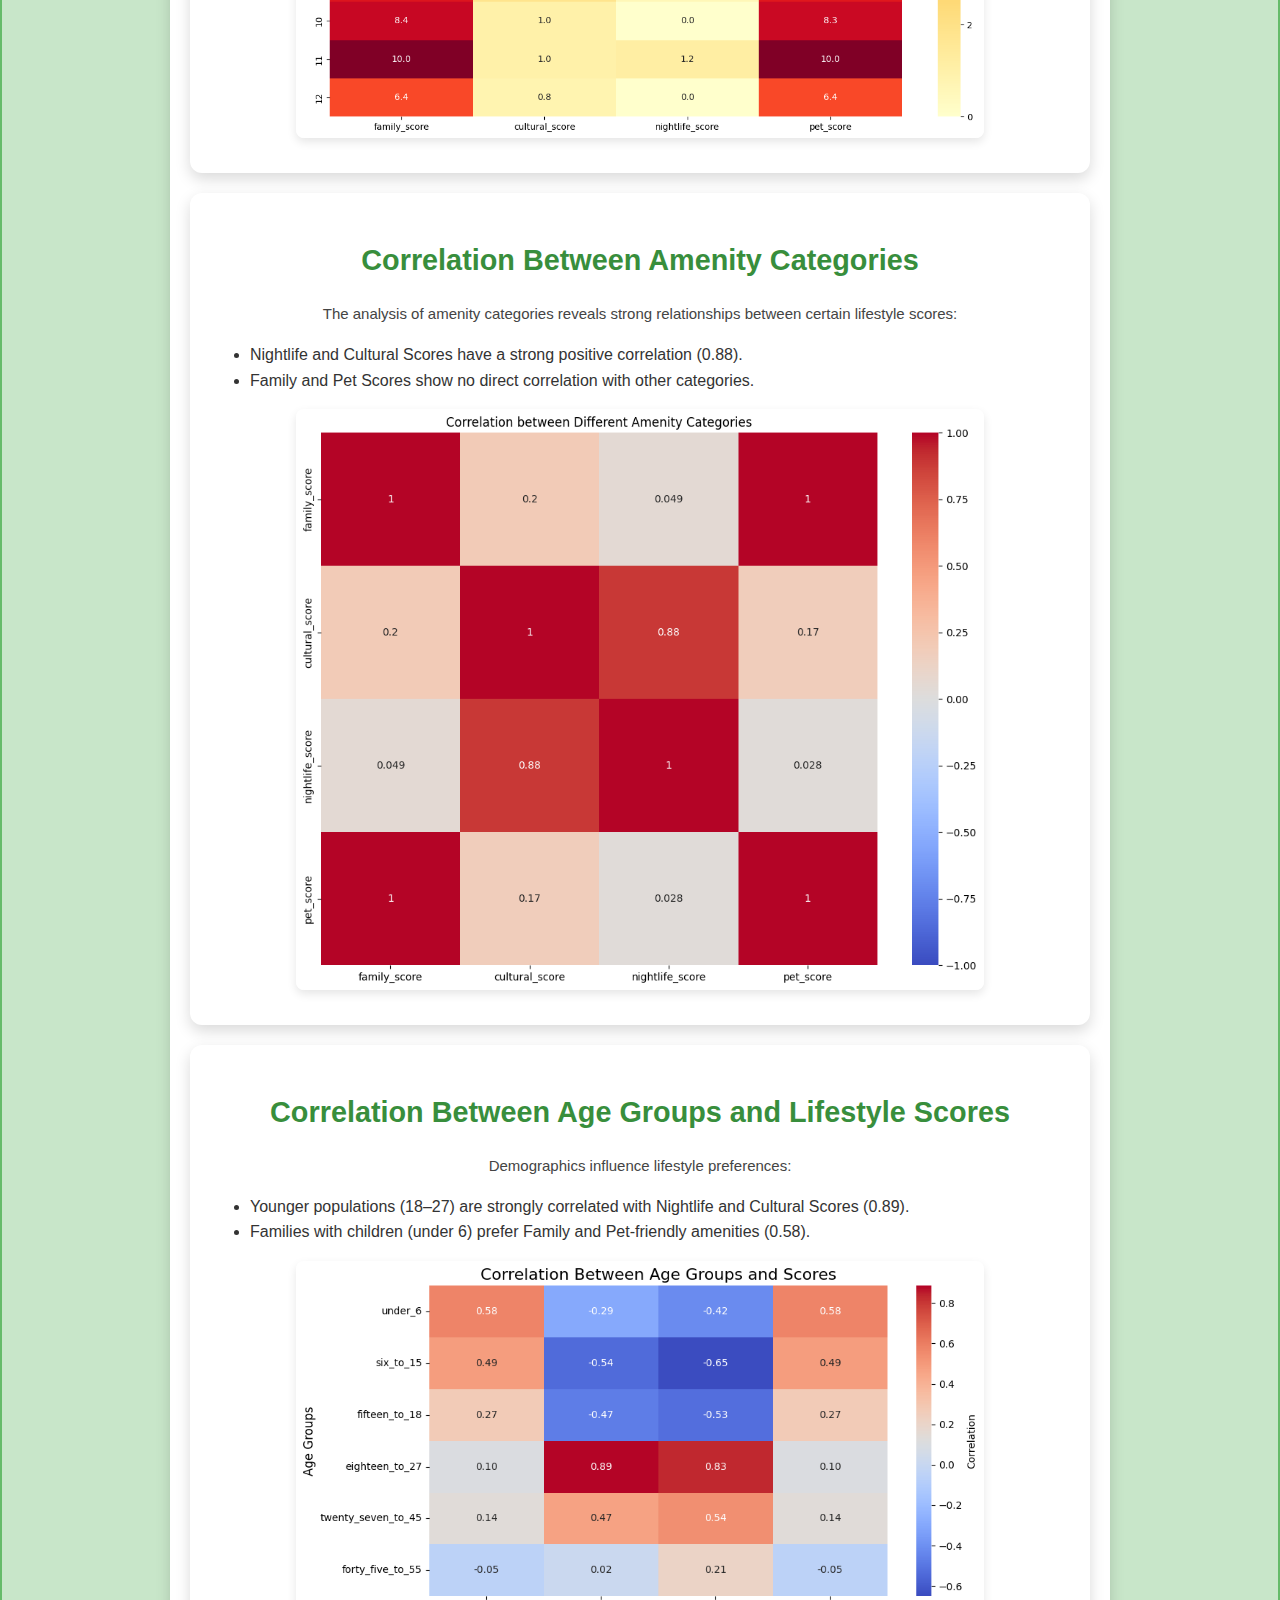
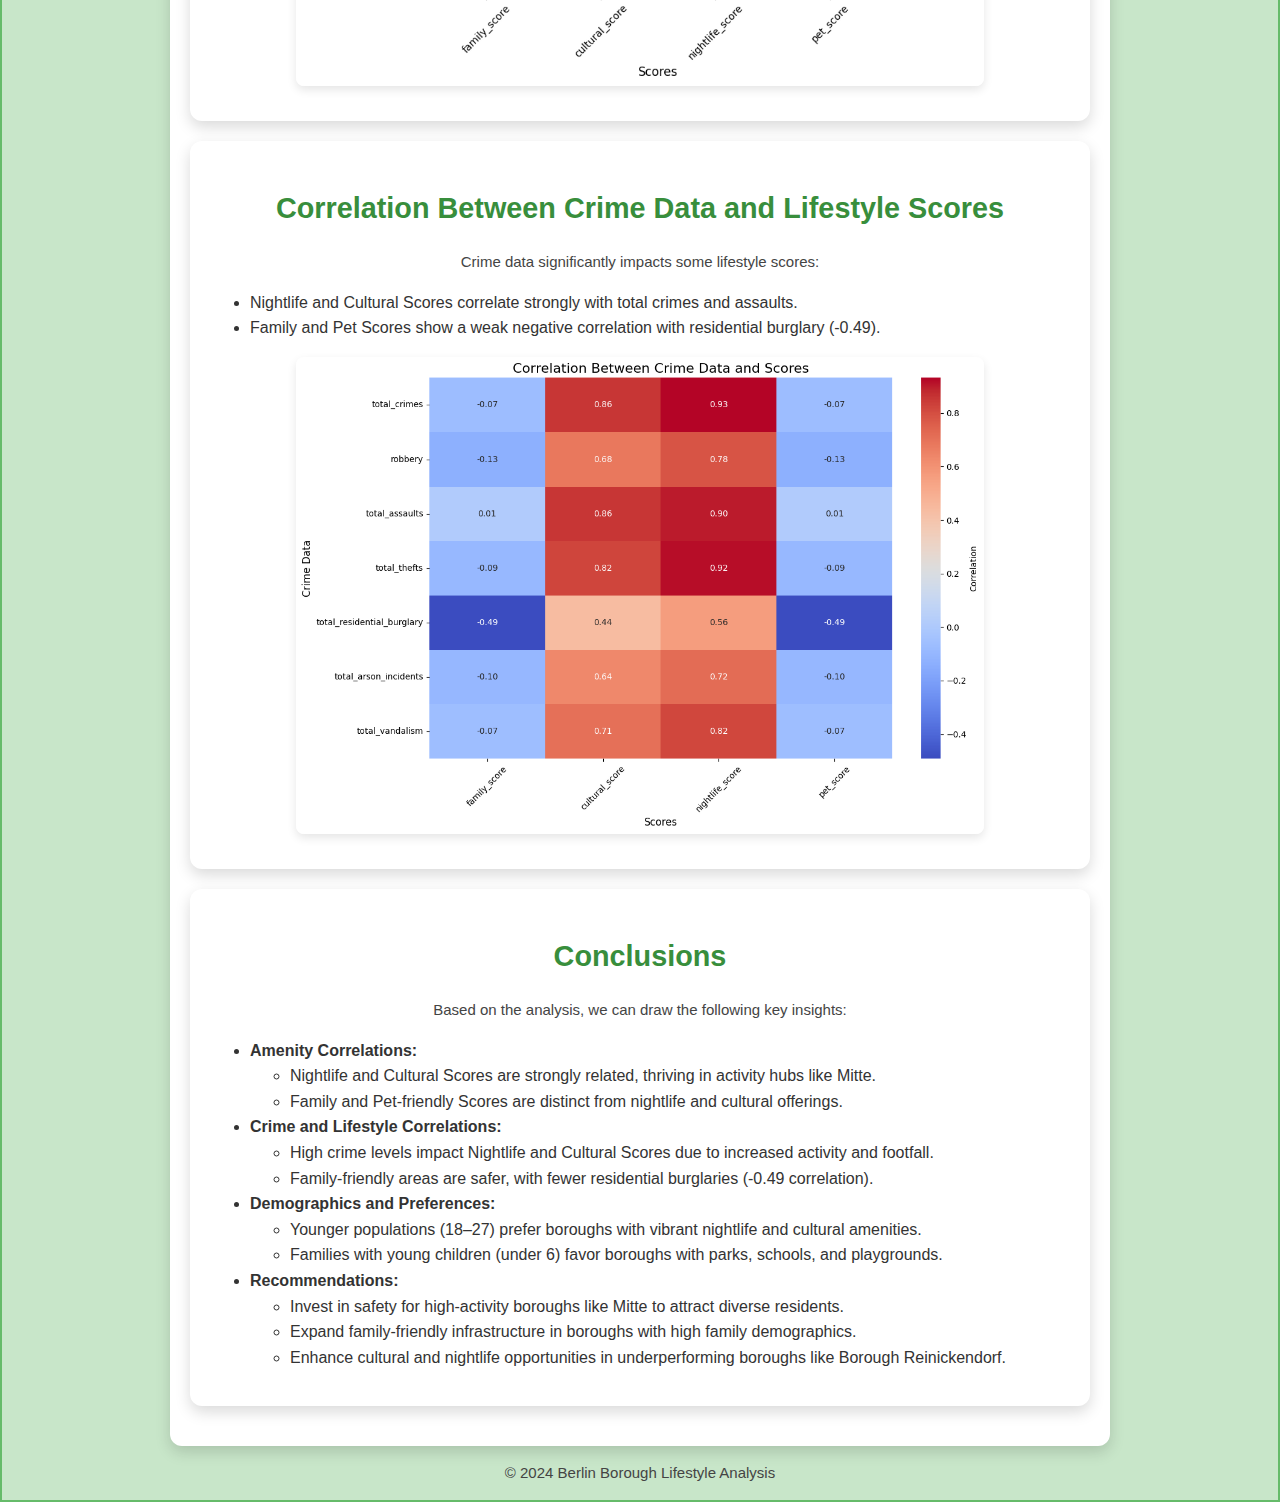
<file: project5.html>
<!DOCTYPE html>
<html lang="en">
<head>
    <meta charset="UTF-8">
    <meta name="viewport" content="width=device-width, initial-scale=1.0">
    <title>Berlin Borough Lifestyle Analysis</title>
    <link rel="stylesheet" href="css/styles.css">
</head>
<body>
    <header>
        <h1>Berlin Borough Lifestyle Analysis</h1>
        <p>Prepared by: Adrian Moroianu | Date: 11/28/2024</p>
        <!-- Buttons in the header -->
        <div class="header-buttons">
            <button class="header-btn" onclick="window.location.href='index.html'">Home</button>
            <button class="header-btn" onclick="window.location.href='https://github.com/moroianu13/berlin_borough_lifestyle'">GitHub Repo</button>

            <button class="header-btn" onclick="window.location.href='projects.html'">Back to Projects</button>
        </div>
    </header>

    <div class="project project-5">
        <section id="introduction">
            <h1>Berlin Borough Lifestyle Analysis</h1>
            <p>An analysis of amenities, demographics, and crime data in Berlin.</p>

         <!-- Borough Names Table -->
         <section id="borough-names">
            <h2>Borough IDs and Names</h2>
            <p>The table below maps the borough IDs to their respective names for easy reference throughout the analysis.</p>
            <table border="1">
                <thead>
                    <tr>
                        <th>Borough ID</th>
                        <th>Borough Name</th>
                    </tr>
                </thead>
                <tbody>
                    <tr><td>1</td><td>Spandau</td></tr>
                    <tr><td>2</td><td>Mitte</td></tr>
                    <tr><td>3</td><td>Friedrichshain-Kreuzberg</td></tr>
                    <tr><td>4</td><td>Charlottenburg-Wilmersdorf</td></tr>
                    <tr><td>5</td><td>Steglitz-Zehlendorf</td></tr>
                    <tr><td>6</td><td>Tempelhof-Schöneberg</td></tr>
                    <tr><td>7</td><td>Neukölln</td></tr>
                    <tr><td>8</td><td>Treptow-Köpenick</td></tr>
                    <tr><td>9</td><td>Marzahn-Hellersdorf</td></tr>
                    <tr><td>10</td><td>Lichtenberg</td></tr>
                    <tr><td>11</td><td>Reinickendorf</td></tr>
                    <tr><td>12</td><td>Pankow</td></tr>
                </tbody>
            </table>
        </section>    

        <section id="borough-scores">
                <h2>Berlin Borough Amenity Scores</h2>
                <p>
                    The borough scores (normalized on a 0–10 scale) indicate key differences:
                </p>
                <ul>
                    <li>Borough 2 (Mitte) leads in Nightlife and Cultural Scores.</li>
                    <li>Borough 1 (Spandau) excels in Family and Pet-friendliness.</li>
                    <li>Borough Reinickendorf stands out for Pet-friendliness.</li>
                </ul>
                <img src="img\berlin_borough_life_style\Berlin_Boroughs_Amenity_Scores.png" alt="Berlin Borough Amenity Scores">
        </section>    
        

        <section id="amenity-correlation">
                <h2>Correlation Between Amenity Categories</h2>
                <p>
                    The analysis of amenity categories reveals strong relationships between certain lifestyle scores:
                </p>
                <ul>
                    <li>Nightlife and Cultural Scores have a strong positive correlation (0.88).</li>
                    <li>Family and Pet Scores show no direct correlation with other categories.</li>
                </ul>
                <img src="img\berlin_borough_life_style\Correlation_between_Different_Amenity_Categories.png" alt="Correlation Between Amenity Categories">
        </section>


        <section id="age-correlation">
            <h2>Correlation Between Age Groups and Lifestyle Scores</h2>
            <p>
                Demographics influence lifestyle preferences:
            </p>
            <ul>
                <li>Younger populations (18–27) are strongly correlated with Nightlife and Cultural Scores (0.89).</li>
                <li>Families with children (under 6) prefer Family and Pet-friendly amenities (0.58).</li>
            </ul>
            <img src="img\berlin_borough_life_style\Correlatio_Between_Age_Groups_Scores.png" alt="Correlation Between Age Groups and Lifestyle Scores">
        </section>


        <section id="crime-correlation">
                <h2>Correlation Between Crime Data and Lifestyle Scores</h2>
                <p>
                    Crime data significantly impacts some lifestyle scores:
                </p>
                <ul>
                    <li>Nightlife and Cultural Scores correlate strongly with total crimes and assaults.</li>
                    <li>Family and Pet Scores show a weak negative correlation with residential burglary (-0.49).</li>
                </ul>
                <img src="img\berlin_borough_life_style\Correlation_Betwen_Crime_Data_Lifestyle_Scores.png" alt="Correlation Between Crime Data and Lifestyle Scores">
        </section>


       

         <section id="conclusions">
            <h2>Conclusions</h2>
            <p>
                Based on the analysis, we can draw the following key insights:
            </p>
            <ul>
                <li><strong>Amenity Correlations:</strong>
                    <ul>
                        <li>Nightlife and Cultural Scores are strongly related, thriving in activity hubs like Mitte.</li>
                        <li>Family and Pet-friendly Scores are distinct from nightlife and cultural offerings.</li>
                    </ul>
                </li>
                <li><strong>Crime and Lifestyle Correlations:</strong>
                    <ul>
                        <li>High crime levels impact Nightlife and Cultural Scores due to increased activity and footfall.</li>
                        <li>Family-friendly areas are safer, with fewer residential burglaries (-0.49 correlation).</li>
                    </ul>
                </li>
                <li><strong>Demographics and Preferences:</strong>
                    <ul>
                        <li>Younger populations (18–27) prefer boroughs with vibrant nightlife and cultural amenities.</li>
                        <li>Families with young children (under 6) favor boroughs with parks, schools, and playgrounds.</li>
                    </ul>
                </li>
                <li><strong>Recommendations:</strong>
                    <ul>
                        <li>Invest in safety for high-activity boroughs like Mitte to attract diverse residents.</li>
                        <li>Expand family-friendly infrastructure in boroughs with high family demographics.</li>
                        <li>Enhance cultural and nightlife opportunities in underperforming boroughs like Borough Reinickendorf.</li>
                    </ul>
                </li>
            </ul>
        </section>
    </section>
    </main>

    <footer>
        <p>&copy; 2024 Berlin Borough Lifestyle Analysis</p>
    </footer>
</body>
</html>
</file>
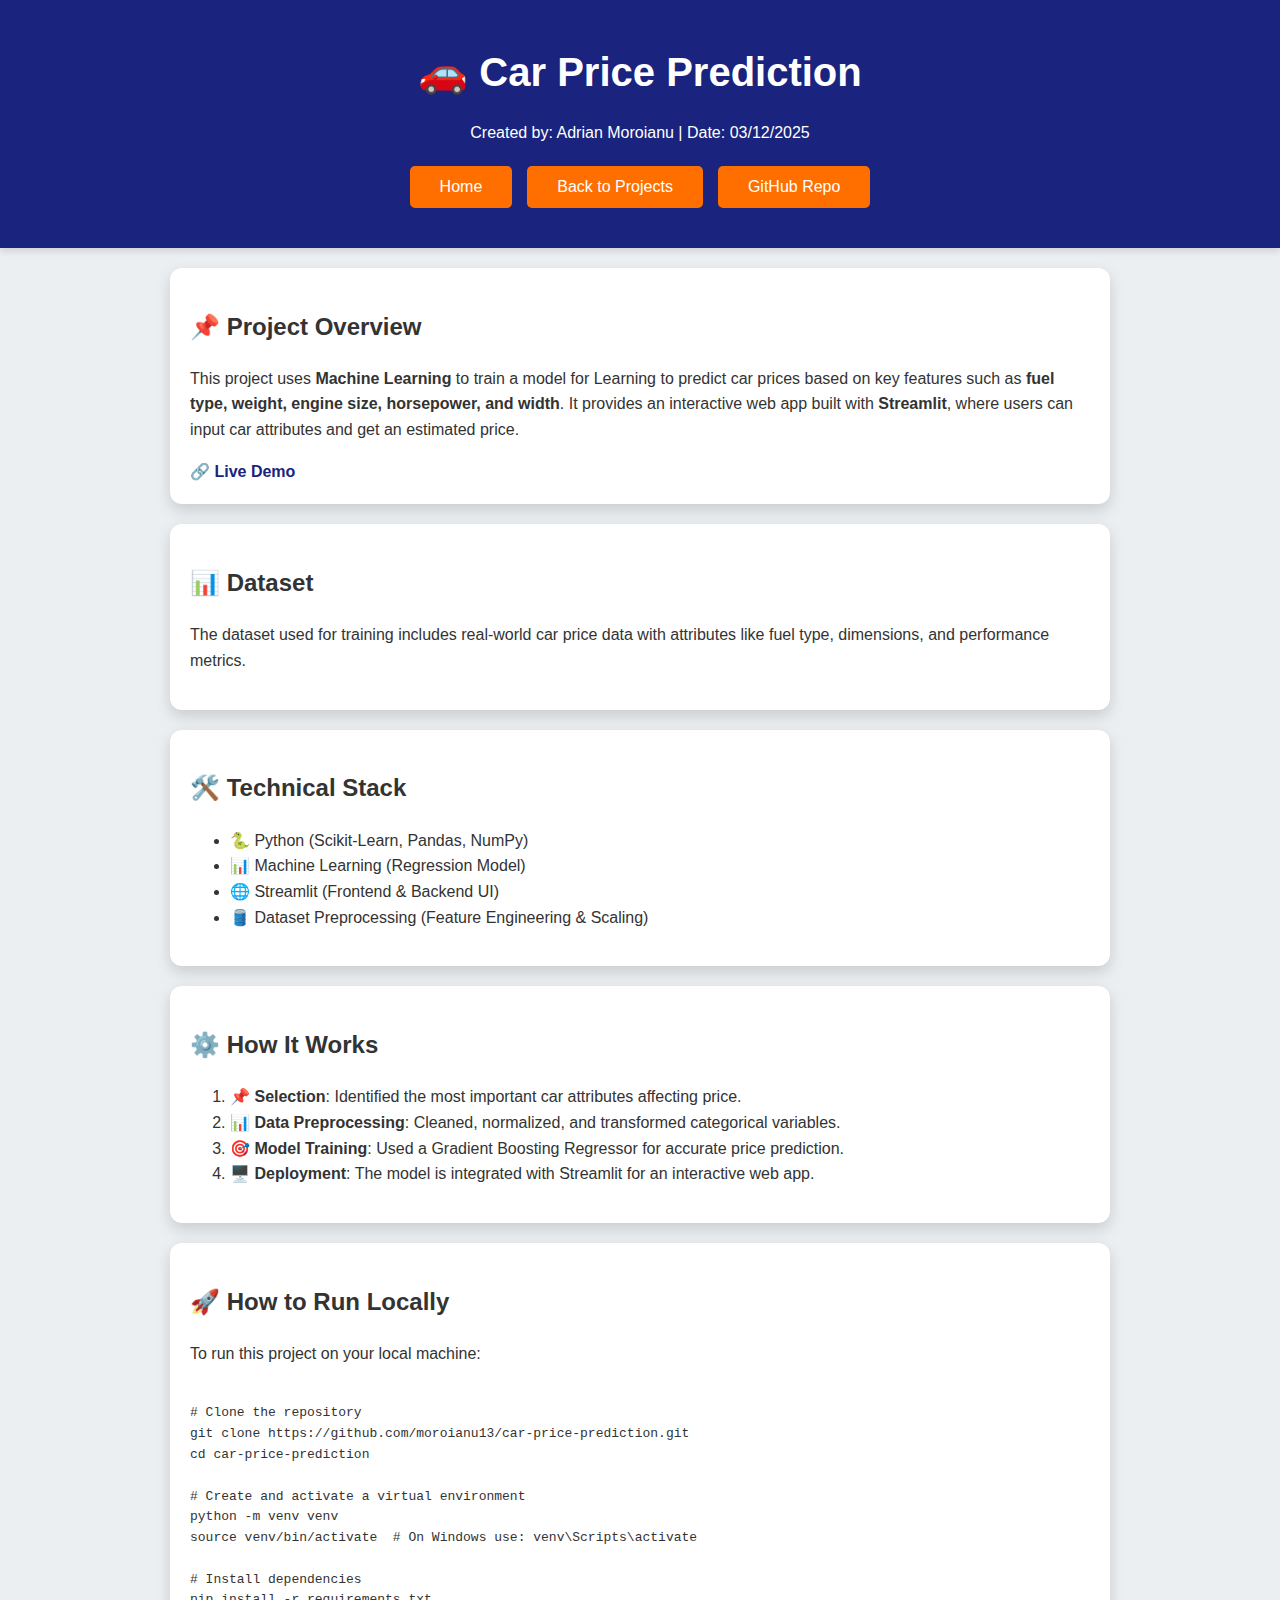
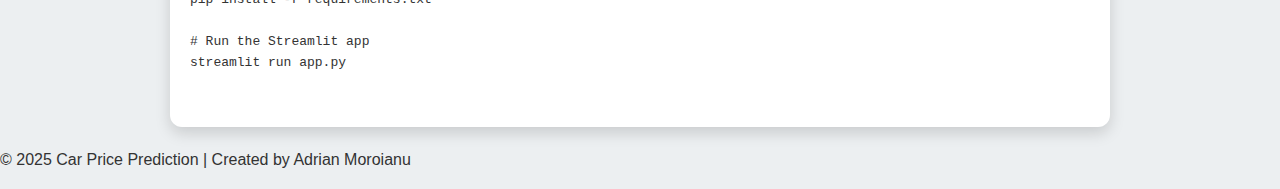
<file: project7.html>
<!DOCTYPE html>
<html lang="en">
<head>
    <meta charset="UTF-8">
    <meta name="viewport" content="width=device-width, initial-scale=1.0">
    <title>Car Price Prediction - Machine Learning Project</title>
    <link rel="stylesheet" href="css/styles.css">
</head>
<body>
    <header>
        <h1>🚗 Car Price Prediction</h1>
        <p>Created by: Adrian Moroianu | Date: 03/12/2025</p>
        
        <div class="header-buttons">
            <button class="header-btn" onclick="window.location.href='index.html'">Home</button>
            <button class="header-btn" onclick="window.location.href='projects.html'">Back to Projects</button>
            <button class="header-btn" onclick="window.location.href='https://github.com/moroianu13/car-price-prediction'">GitHub Repo</button>
        </div>
    </header>

    <main>
        <section id="overview">
            <h2>📌 Project Overview</h2>
            <p>
                This project uses <strong>Machine Learning</strong> to train a model for Learning to predict car prices based on key features such as <strong>fuel type, weight, engine size, horsepower, and width</strong>.
                It provides an interactive web app built with <strong>Streamlit</strong>, where users can input car attributes and get an estimated price.
            </p>
            <a class="demo-link" href="https://car-price-prediction-8tqffnhpgjmjhzyqs26jag.streamlit.app/" target="_blank">🔗 Live Demo</a>
        </section>

        <section id="dataset">
            <h2>📊 Dataset</h2>
            <p>The dataset used for training includes real-world car price data with attributes like fuel type, dimensions, and performance metrics.</p>
        </section>

        <section id="technical-stack">
            <h2>🛠️ Technical Stack</h2>
            <ul>
                <li>🐍 Python (Scikit-Learn, Pandas, NumPy)</li>
                <li>📊 Machine Learning (Regression Model)</li>
                <li>🌐 Streamlit (Frontend & Backend UI)</li>
                <li>🛢️ Dataset Preprocessing (Feature Engineering & Scaling)</li>
            </ul>
        </section>

        <section id="how-it-works">
            <h2>⚙️ How It Works</h2>
            <ol>
                <li>📌 <strong>Selection</strong>: Identified the most important car attributes affecting price.</li>
                <li>📊 <strong>Data Preprocessing</strong>: Cleaned, normalized, and transformed categorical variables.</li>
                <li>🎯 <strong>Model Training</strong>: Used a Gradient Boosting Regressor for accurate price prediction.</li>
                <li>🖥️ <strong>Deployment</strong>: The model is integrated with Streamlit for an interactive web app.</li>
            </ol>
        </section>

        <section id="installation">
            <h2>🚀 How to Run Locally</h2>
            <p>To run this project on your local machine:</p>
            <pre><code>
# Clone the repository
git clone https://github.com/moroianu13/car-price-prediction.git
cd car-price-prediction

# Create and activate a virtual environment
python -m venv venv
source venv/bin/activate  # On Windows use: venv\Scripts\activate

# Install dependencies
pip install -r requirements.txt

# Run the Streamlit app
streamlit run app.py
            </code></pre>
        </section>
    </main>

    <footer>
        <p>&copy; 2025 Car Price Prediction | Created by Adrian Moroianu</p>
    </footer>
</body>
</html>
</file>
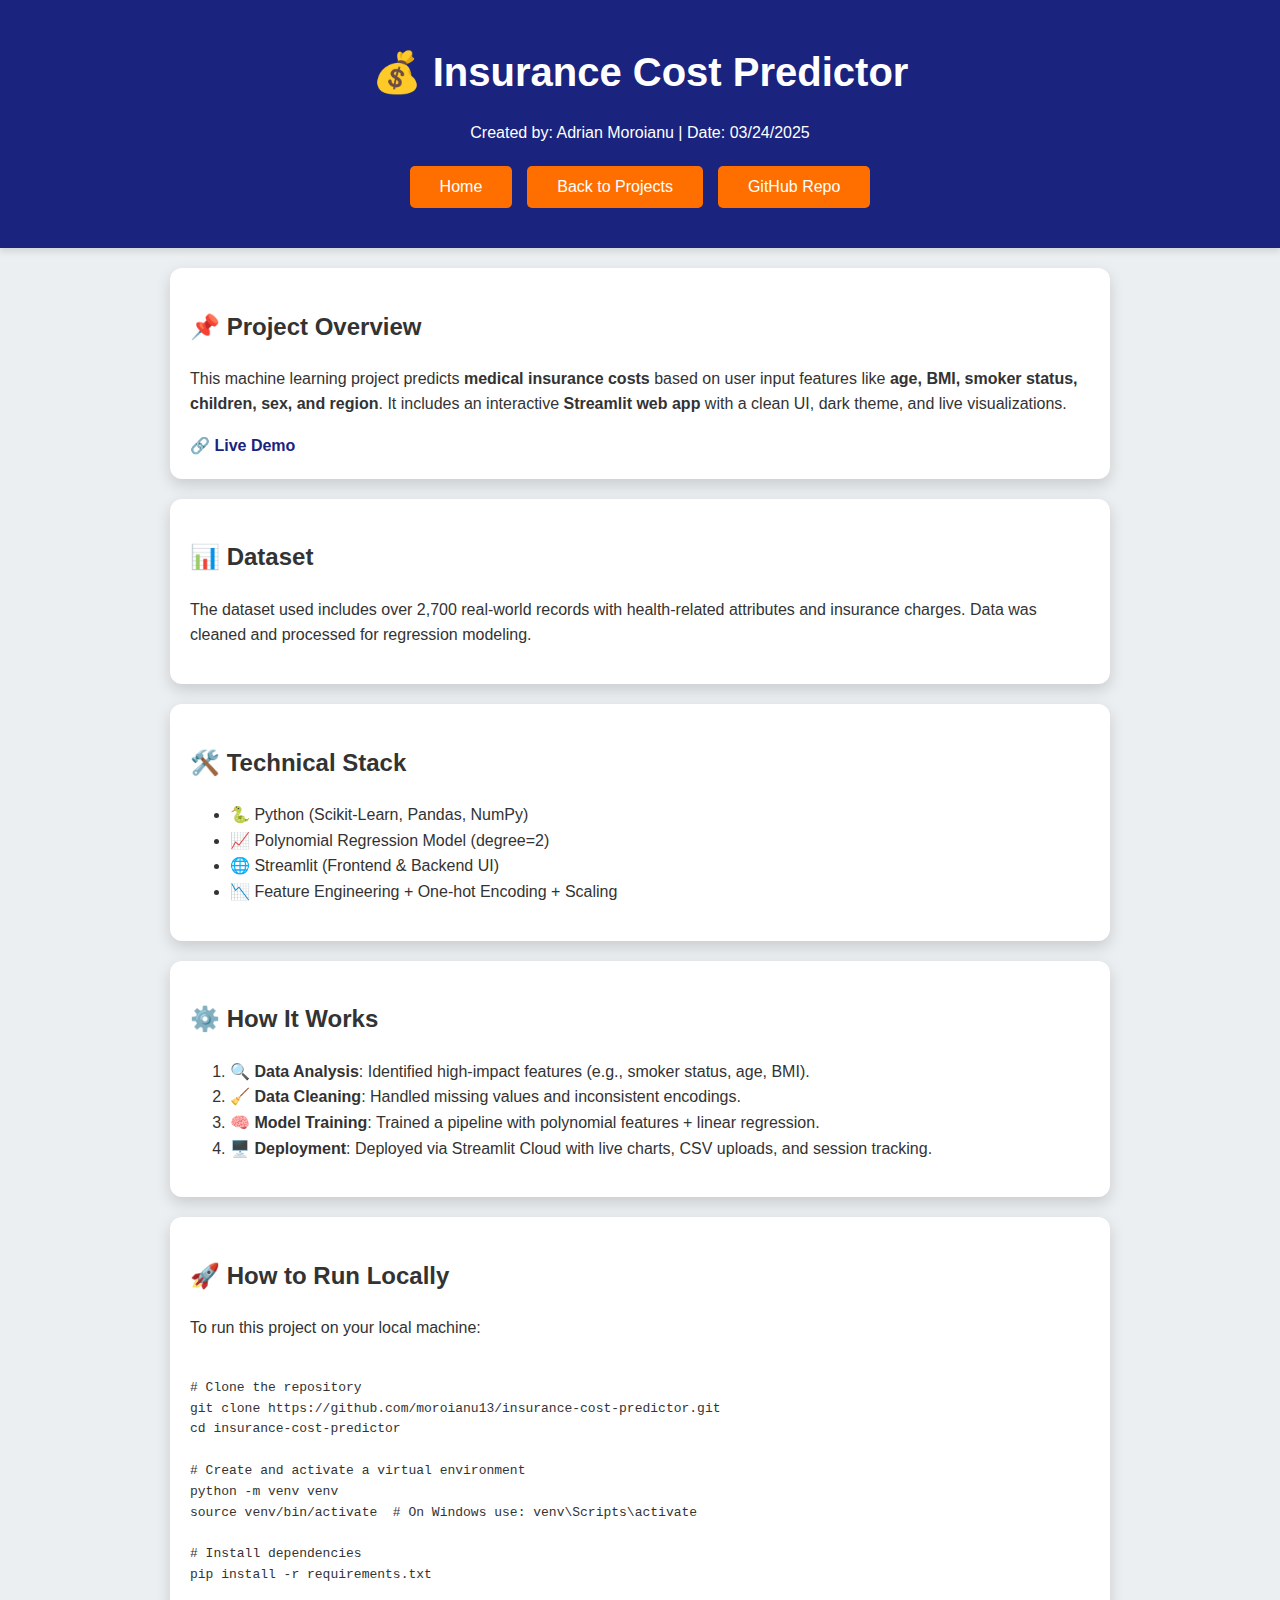
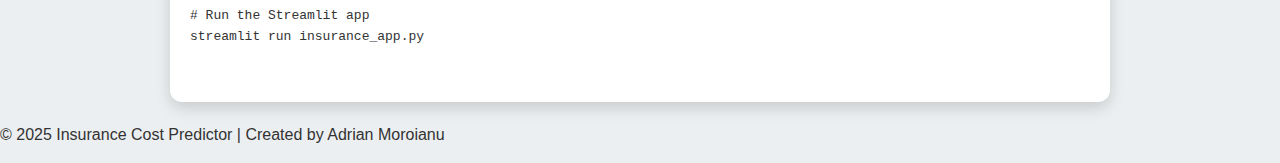
<file: project8.html>
<!DOCTYPE html>
<html lang="en">
<head>
    <meta charset="UTF-8">
    <meta name="viewport" content="width=device-width, initial-scale=1.0">
    <title>Insurance Cost Predictor - Machine Learning Project</title>
    <link rel="stylesheet" href="css/styles.css">
</head>
<body>
    <header>
        <h1>💰 Insurance Cost Predictor</h1>
        <p>Created by: Adrian Moroianu | Date: 03/24/2025</p>

        <div class="header-buttons">
            <button class="header-btn" onclick="window.location.href='index.html'">Home</button>
            <button class="header-btn" onclick="window.location.href='projects.html'">Back to Projects</button>
            <button class="header-btn" onclick="window.location.href='https://github.com/moroianu13/insurance-cost-predictor'">GitHub Repo</button>
        </div>
    </header>

    <main>
        <section id="overview">
            <h2>📌 Project Overview</h2>
            <p>
                This machine learning project predicts <strong>medical insurance costs</strong> based on user input features like <strong>age, BMI, smoker status, children, sex, and region</strong>. It includes an interactive <strong>Streamlit web app</strong> with a clean UI, dark theme, and live visualizations.
            </p>
            <a class="demo-link" href="https://insurance-cost-predictor-hull4abjduw75jhzfiruep.streamlit.app/" target="_blank">🔗 Live Demo</a>
        </section>

        <section id="dataset">
            <h2>📊 Dataset</h2>
            <p>The dataset used includes over 2,700 real-world records with health-related attributes and insurance charges. Data was cleaned and processed for regression modeling.</p>
        </section>

        <section id="technical-stack">
            <h2>🛠️ Technical Stack</h2>
            <ul>
                <li>🐍 Python (Scikit-Learn, Pandas, NumPy)</li>
                <li>📈 Polynomial Regression Model (degree=2)</li>
                <li>🌐 Streamlit (Frontend & Backend UI)</li>
                <li>📉 Feature Engineering + One-hot Encoding + Scaling</li>
            </ul>
        </section>

        <section id="how-it-works">
            <h2>⚙️ How It Works</h2>
            <ol>
                <li>🔍 <strong>Data Analysis</strong>: Identified high-impact features (e.g., smoker status, age, BMI).</li>
                <li>🧹 <strong>Data Cleaning</strong>: Handled missing values and inconsistent encodings.</li>
                <li>🧠 <strong>Model Training</strong>: Trained a pipeline with polynomial features + linear regression.</li>
                <li>🖥️ <strong>Deployment</strong>: Deployed via Streamlit Cloud with live charts, CSV uploads, and session tracking.</li>
            </ol>
        </section>

        <section id="installation">
            <h2>🚀 How to Run Locally</h2>
            <p>To run this project on your local machine:</p>
            <pre><code>
# Clone the repository
git clone https://github.com/moroianu13/insurance-cost-predictor.git
cd insurance-cost-predictor

# Create and activate a virtual environment
python -m venv venv
source venv/bin/activate  # On Windows use: venv\Scripts\activate

# Install dependencies
pip install -r requirements.txt

# Run the Streamlit app
streamlit run insurance_app.py
            </code></pre>
        </section>
    </main>

    <footer>
        <p>&copy; 2025 Insurance Cost Predictor | Created by Adrian Moroianu</p>
    </footer>
</body>
</html>
</file>
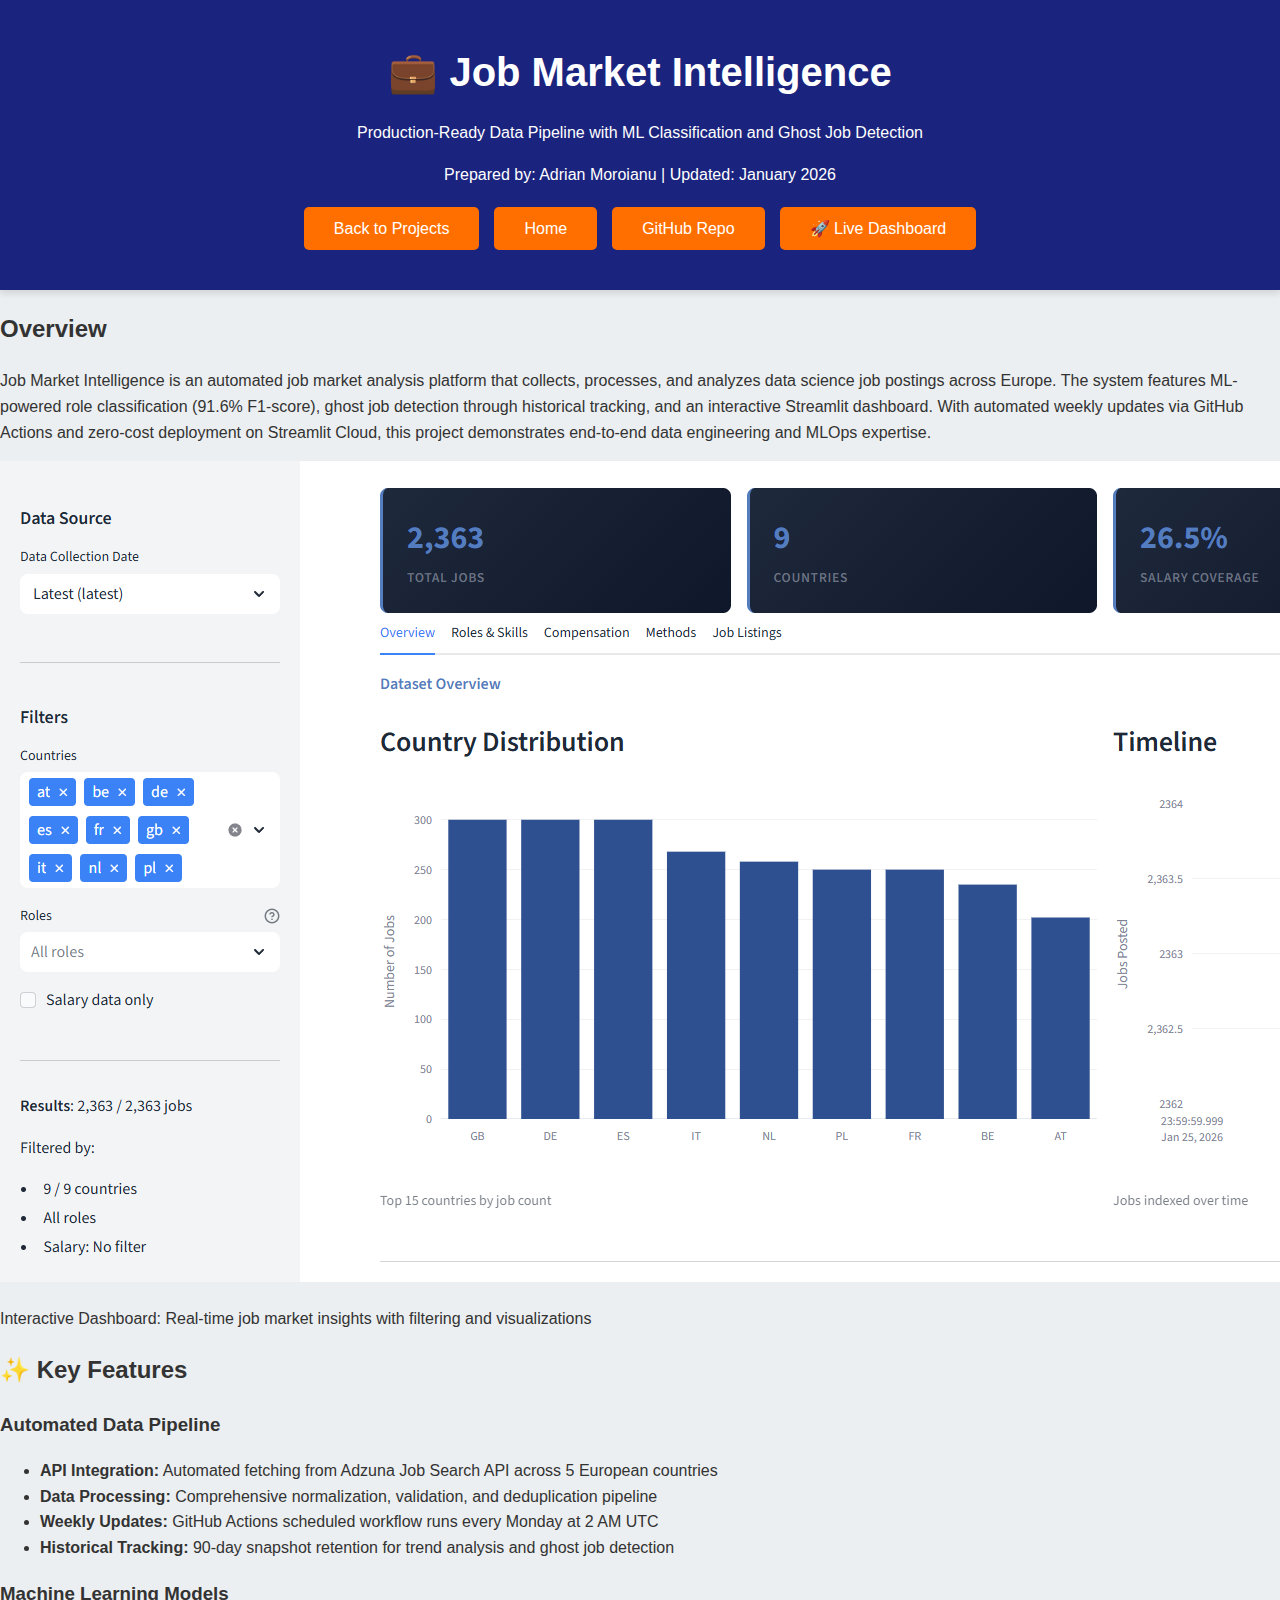
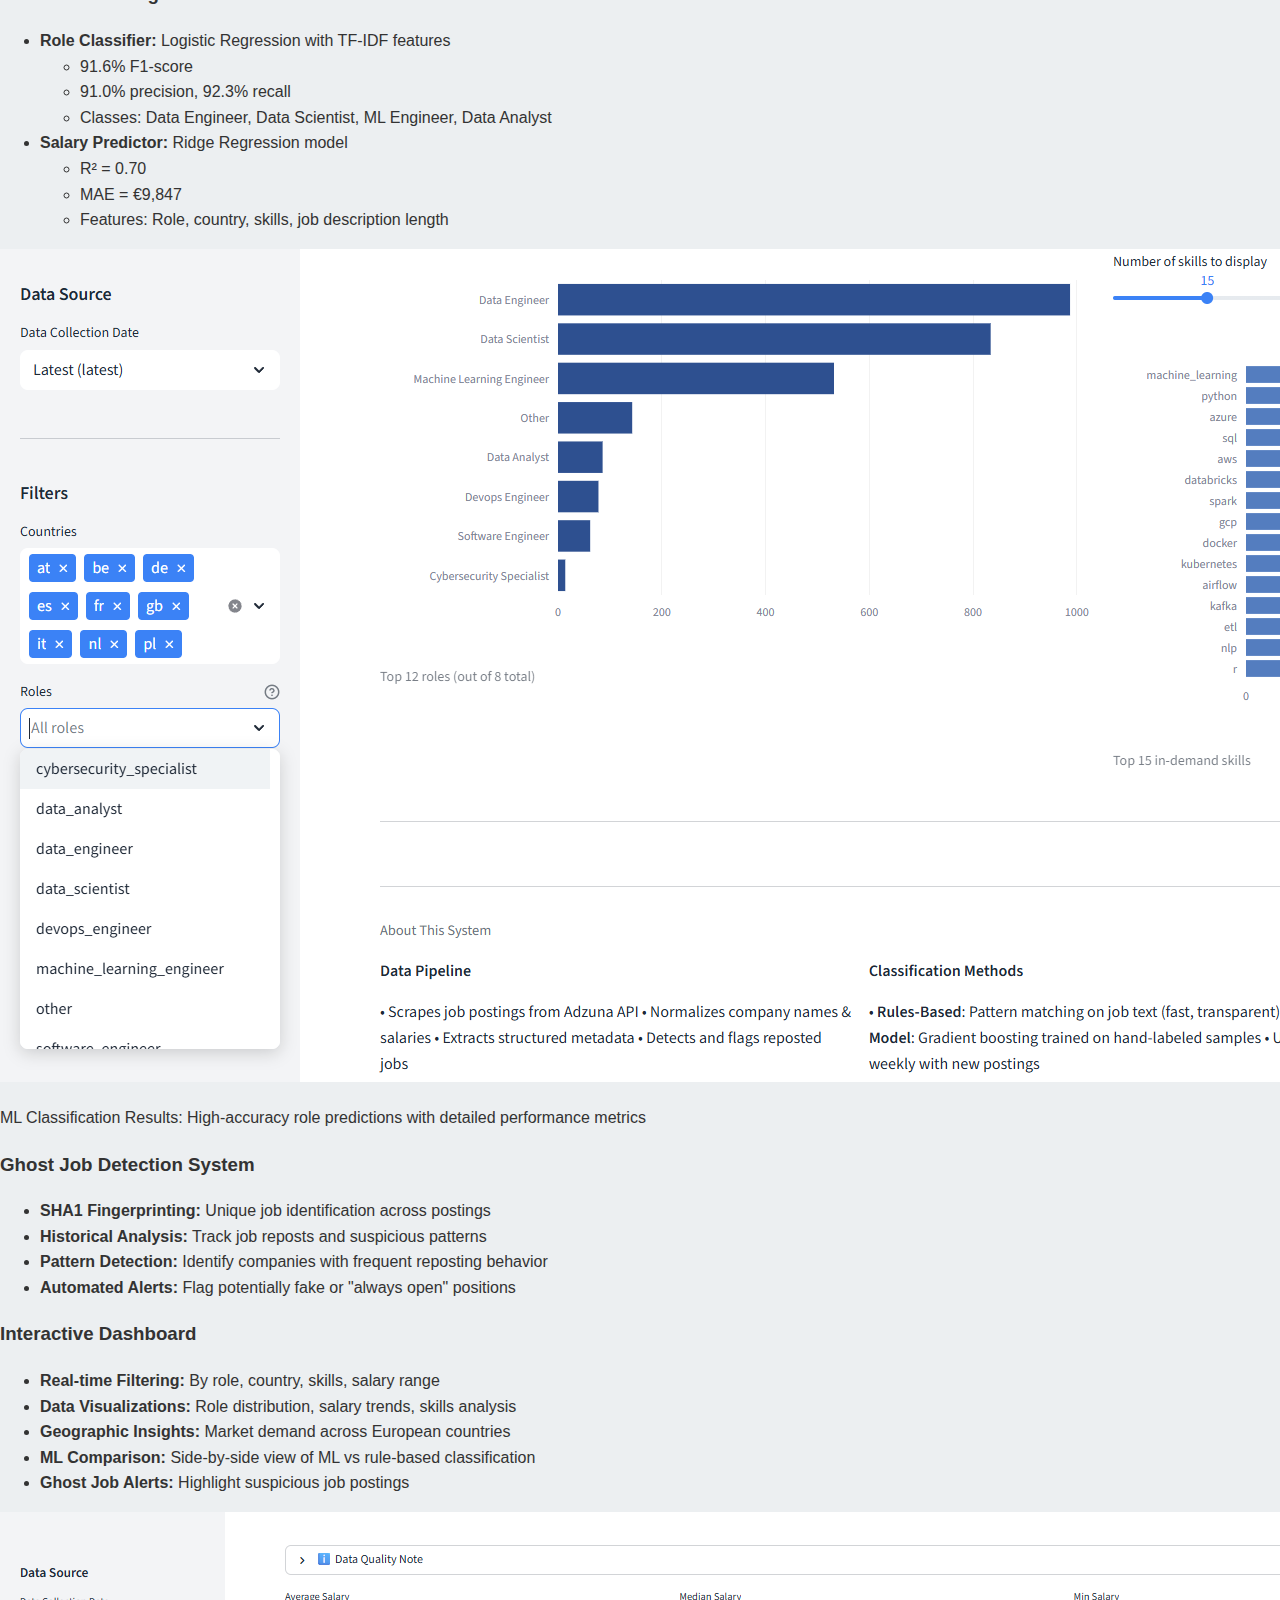
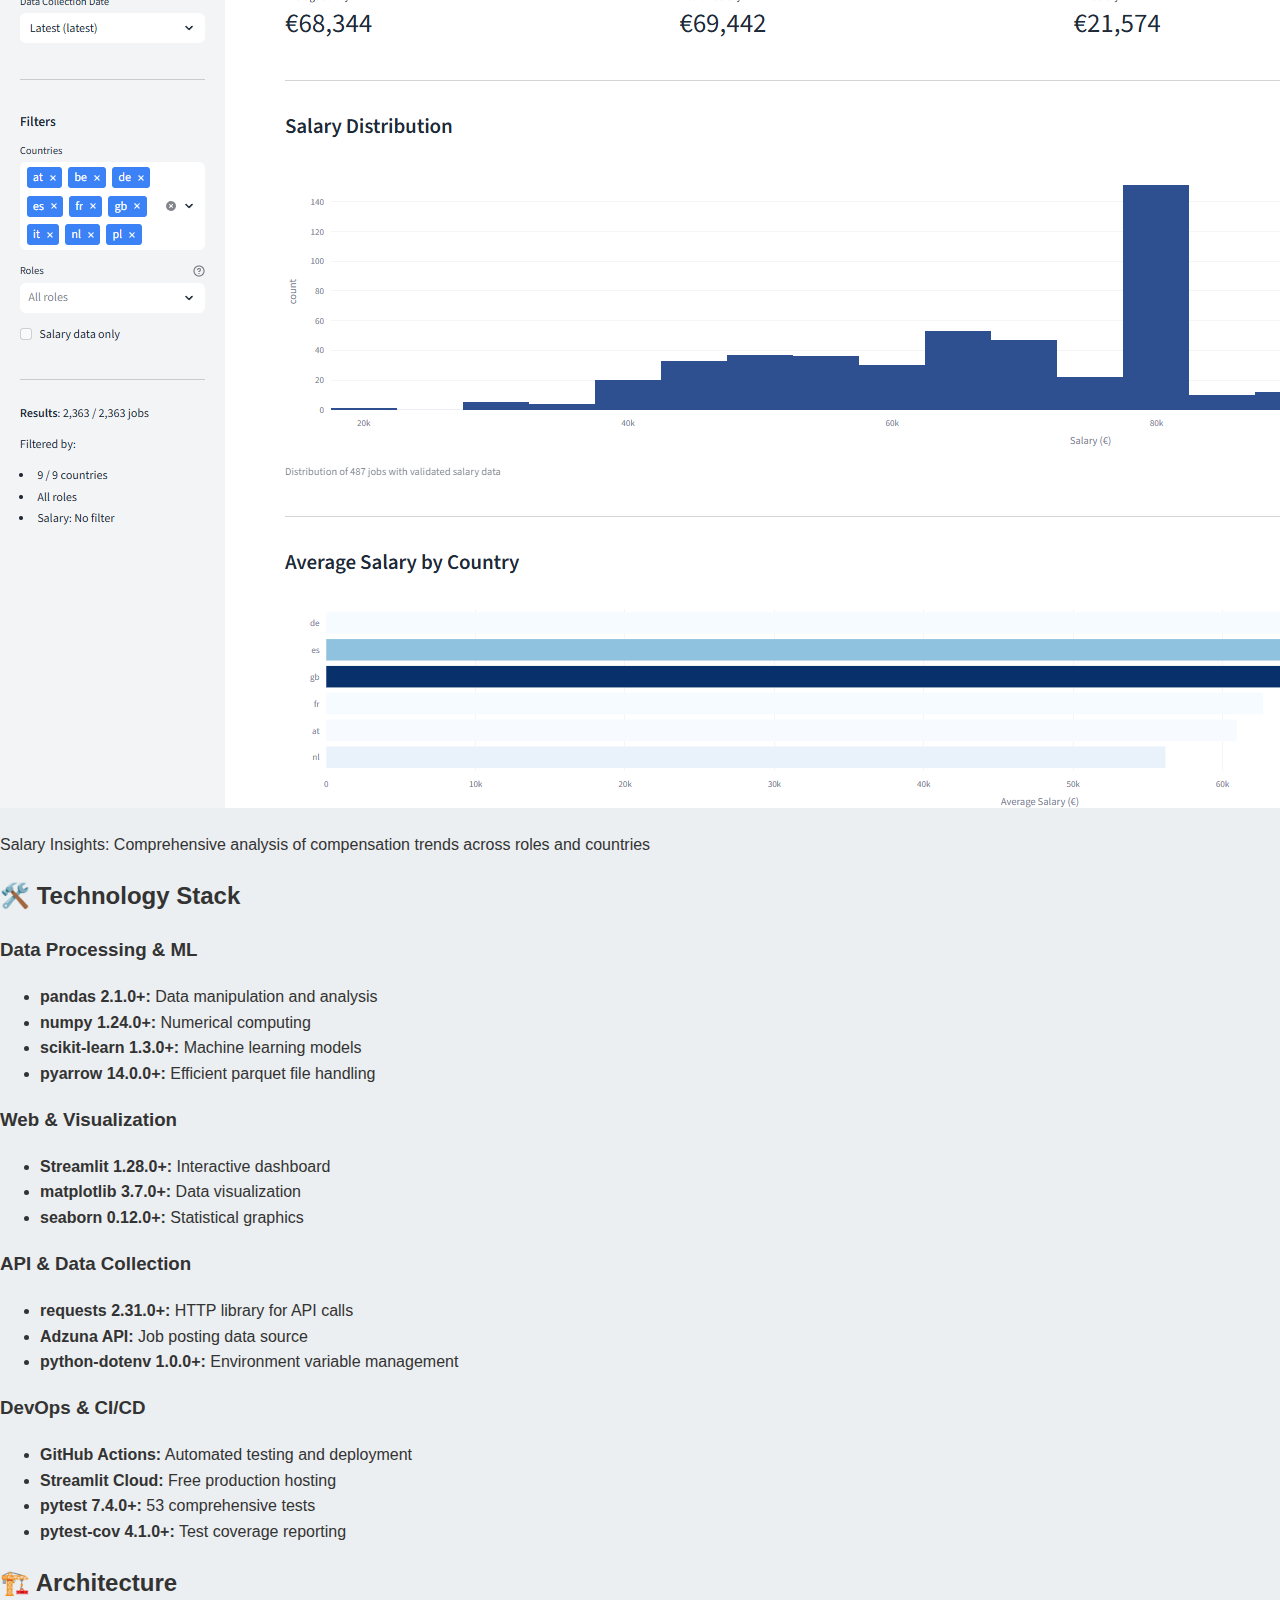
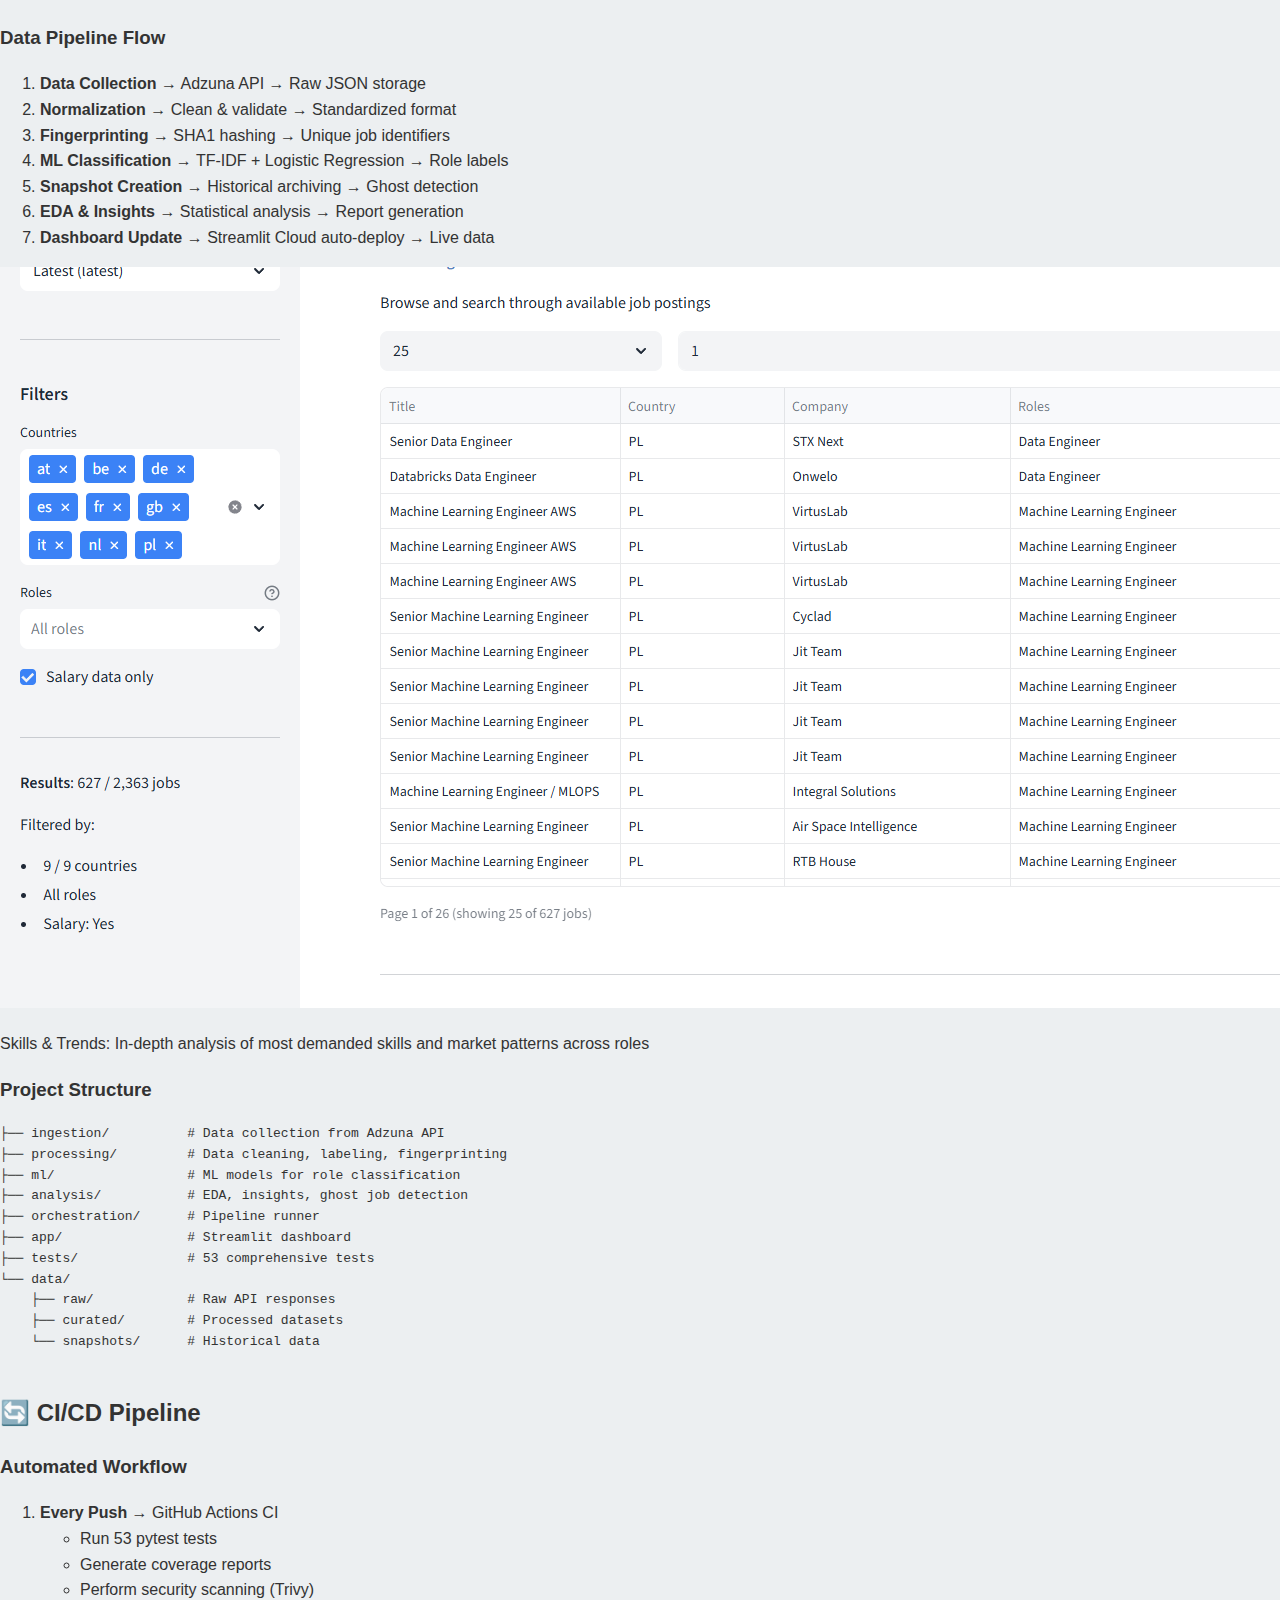
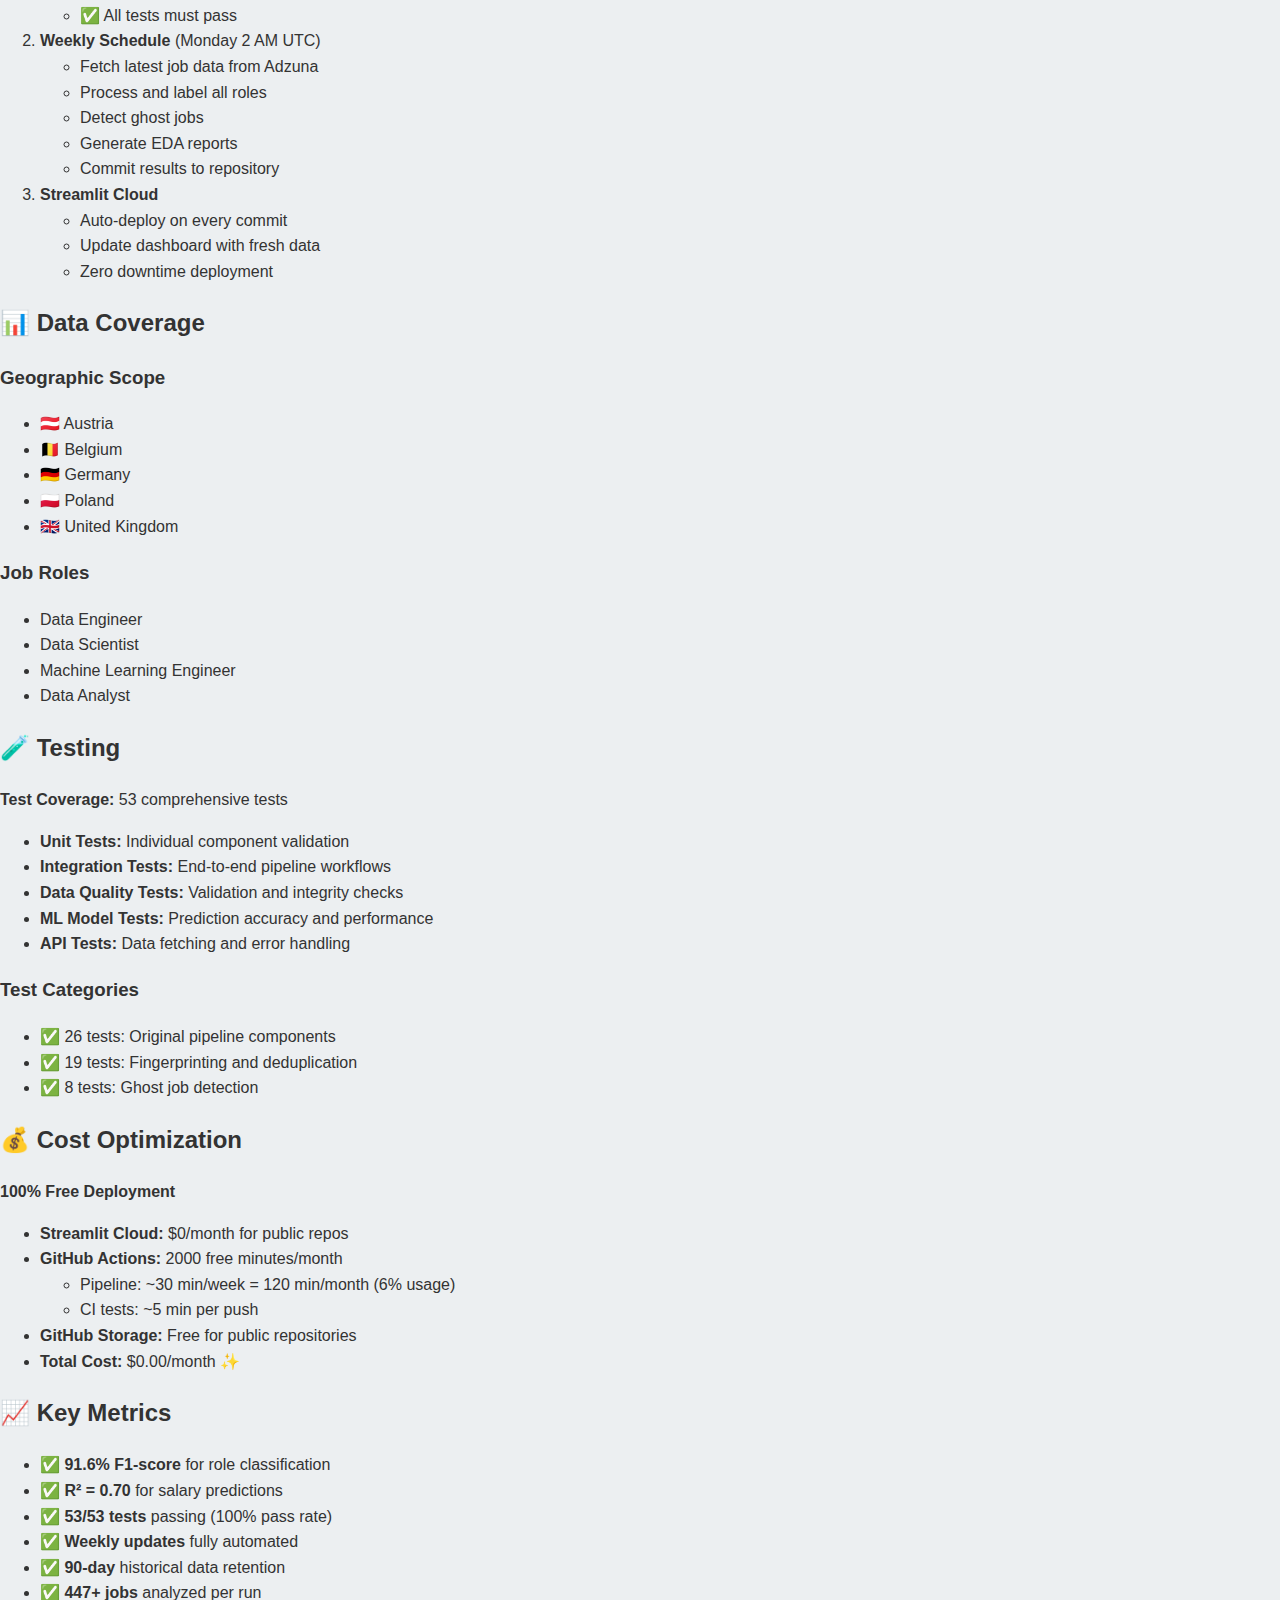
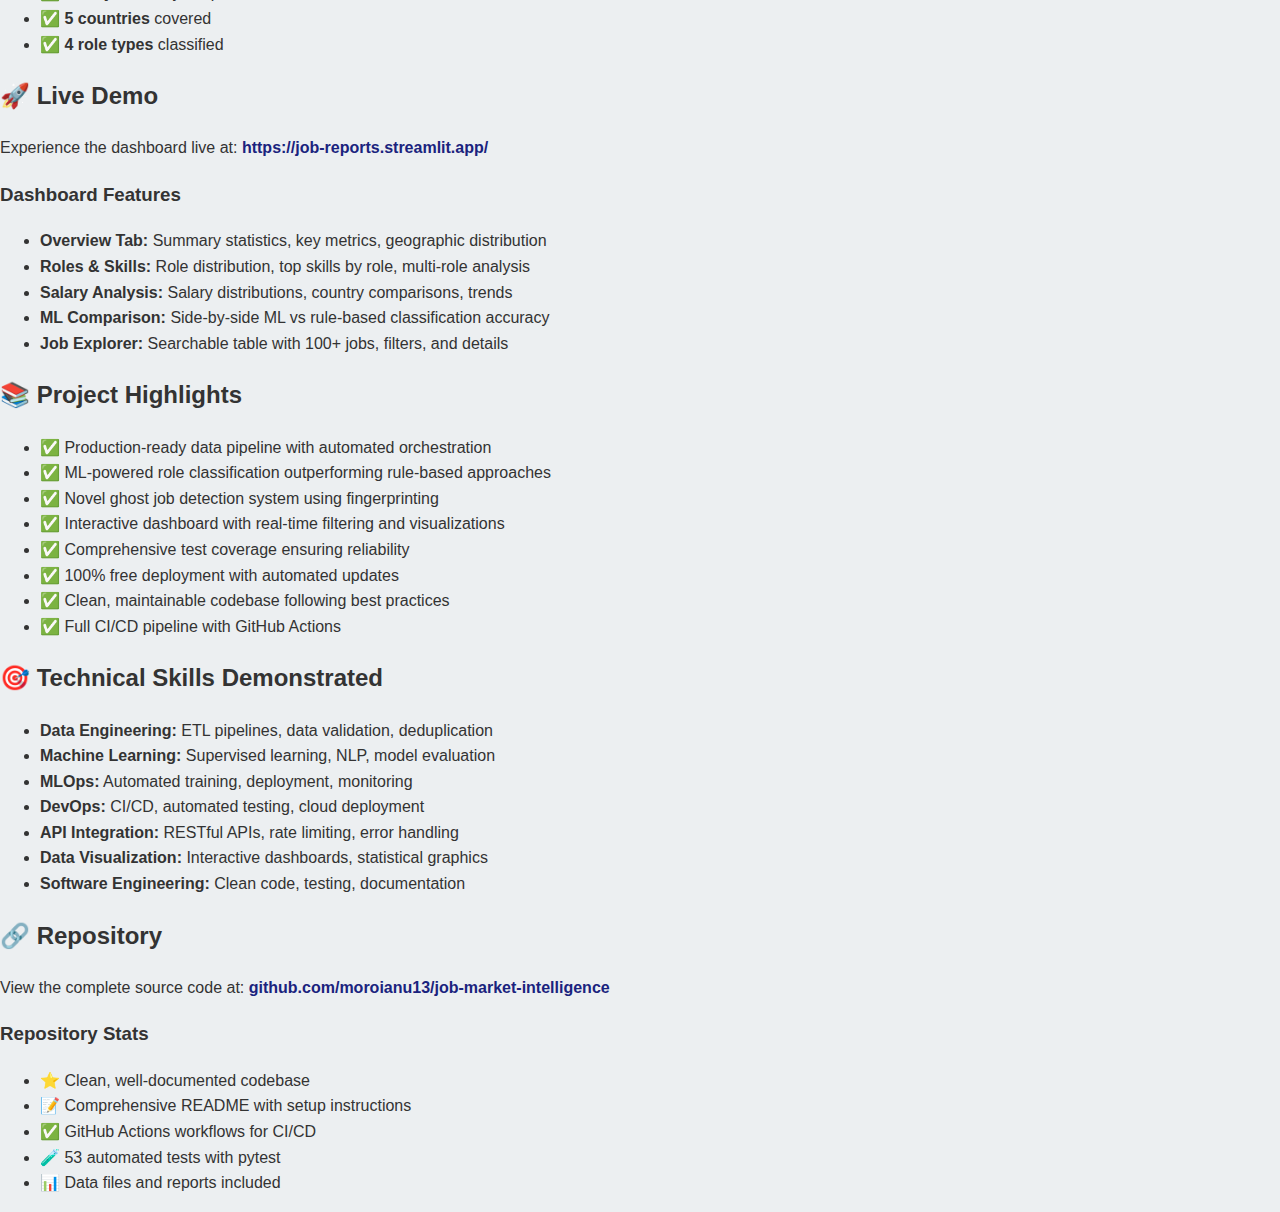
<file: project9.html>
<!DOCTYPE html>
<html lang="en">
<head>
    <meta charset="UTF-8">
    <meta name="viewport" content="width=device-width, initial-scale=1.0">
    <title>Job Market Intelligence - Adrian Moroianu</title>
    <link rel="stylesheet" href="css/styles.css">
</head>
<body>
    <header>
        <h1>💼 Job Market Intelligence</h1>
        <p>Production-Ready Data Pipeline with ML Classification and Ghost Job Detection</p>
        <p>Prepared by: Adrian Moroianu | Updated: January 2026</p>

        <!-- Buttons in the header -->
        <div class="header-buttons">
            <button class="header-btn" onclick="window.location.href='projects.html'">Back to Projects</button>
            <button class="header-btn" onclick="window.location.href='index.html'">Home</button>
            <button class="header-btn" onclick="window.location.href='https://github.com/moroianu13/job-market-intelligence'">GitHub Repo</button>
            <button class="header-btn" onclick="window.location.href='https://job-reports.streamlit.app/'">🚀 Live Dashboard</button>
        </div>
    </header>

    <div class="project project-9">
        <h2>Overview</h2>
        <p>
            Job Market Intelligence is an automated job market analysis platform that collects, processes, and analyzes data science job postings 
            across Europe. The system features ML-powered role classification (91.6% F1-score), ghost job detection through historical tracking, 
            and an interactive Streamlit dashboard. With automated weekly updates via GitHub Actions and zero-cost deployment on Streamlit Cloud, 
            this project demonstrates end-to-end data engineering and MLOps expertise.
        </p>
        
        <div class="image-container">
            <img src="img/Job_Market_Intelligence/1.png" alt="Job Market Intelligence Dashboard Overview">
            <p class="image-caption">Interactive Dashboard: Real-time job market insights with filtering and visualizations</p>
        </div>

        <h2>✨ Key Features</h2>
        <h3>Automated Data Pipeline</h3>
        <ul>
            <li><strong>API Integration:</strong> Automated fetching from Adzuna Job Search API across 5 European countries</li>
            <li><strong>Data Processing:</strong> Comprehensive normalization, validation, and deduplication pipeline</li>
            <li><strong>Weekly Updates:</strong> GitHub Actions scheduled workflow runs every Monday at 2 AM UTC</li>
            <li><strong>Historical Tracking:</strong> 90-day snapshot retention for trend analysis and ghost job detection</li>
        </ul>

        <h3>Machine Learning Models</h3>
        <ul>
            <li><strong>Role Classifier:</strong> Logistic Regression with TF-IDF features
                <ul>
                    <li>91.6% F1-score</li>
                    <li>91.0% precision, 92.3% recall</li>
                    <li>Classes: Data Engineer, Data Scientist, ML Engineer, Data Analyst</li>
                </ul>
            </li>
            <li><strong>Salary Predictor:</strong> Ridge Regression model
                <ul>
                    <li>R² = 0.70</li>
                    <li>MAE = €9,847</li>
                    <li>Features: Role, country, skills, job description length</li>
                </ul>
            </li>
        </ul>
        
        <div class="image-container">
            <img src="img/Job_Market_Intelligence/2.png" alt="ML Model Performance and Role Classification">
            <p class="image-caption">ML Classification Results: High-accuracy role predictions with detailed performance metrics</p>
        </div>

        <h3>Ghost Job Detection System</h3>
        <ul>
            <li><strong>SHA1 Fingerprinting:</strong> Unique job identification across postings</li>
            <li><strong>Historical Analysis:</strong> Track job reposts and suspicious patterns</li>
            <li><strong>Pattern Detection:</strong> Identify companies with frequent reposting behavior</li>
            <li><strong>Automated Alerts:</strong> Flag potentially fake or "always open" positions</li>
        </ul>

        <h3>Interactive Dashboard</h3>
        <ul>
            <li><strong>Real-time Filtering:</strong> By role, country, skills, salary range</li>
            <li><strong>Data Visualizations:</strong> Role distribution, salary trends, skills analysis</li>
            <li><strong>Geographic Insights:</strong> Market demand across European countries</li>
            <li><strong>ML Comparison:</strong> Side-by-side view of ML vs rule-based classification</li>
            <li><strong>Ghost Job Alerts:</strong> Highlight suspicious job postings</li>
        </ul>
        
        <div class="image-container">
            <img src="img/Job_Market_Intelligence/3.png" alt="Salary Analysis and Geographic Distribution">
            <p class="image-caption">Salary Insights: Comprehensive analysis of compensation trends across roles and countries</p>
        </div>

        <h2>🛠️ Technology Stack</h2>
        
        <h3>Data Processing & ML</h3>
        <ul>
            <li><strong>pandas 2.1.0+:</strong> Data manipulation and analysis</li>
            <li><strong>numpy 1.24.0+:</strong> Numerical computing</li>
            <li><strong>scikit-learn 1.3.0+:</strong> Machine learning models</li>
            <li><strong>pyarrow 14.0.0+:</strong> Efficient parquet file handling</li>
        </ul>
        
        <h3>Web & Visualization</h3>
        <ul>
            <li><strong>Streamlit 1.28.0+:</strong> Interactive dashboard</li>
            <li><strong>matplotlib 3.7.0+:</strong> Data visualization</li>
            <li><strong>seaborn 0.12.0+:</strong> Statistical graphics</li>
        </ul>
        
        <h3>API & Data Collection</h3>
        <ul>
            <li><strong>requests 2.31.0+:</strong> HTTP library for API calls</li>
            <li><strong>Adzuna API:</strong> Job posting data source</li>
            <li><strong>python-dotenv 1.0.0+:</strong> Environment variable management</li>
        </ul>
        
        <h3>DevOps & CI/CD</h3>
        <ul>
            <li><strong>GitHub Actions:</strong> Automated testing and deployment</li>
            <li><strong>Streamlit Cloud:</strong> Free production hosting</li>
            <li><strong>pytest 7.4.0+:</strong> 53 comprehensive tests</li>
            <li><strong>pytest-cov 4.1.0+:</strong> Test coverage reporting</li>
        </ul>

        <h2>🏗️ Architecture</h2>
        <h3>Data Pipeline Flow</h3>
        <ol>
            <li><strong>Data Collection</strong> → Adzuna API → Raw JSON storage</li>
            <li><strong>Normalization</strong> → Clean & validate → Standardized format</li>
            <li><strong>Fingerprinting</strong> → SHA1 hashing → Unique job identifiers</li>
            <li><strong>ML Classification</strong> → TF-IDF + Logistic Regression → Role labels</li>
            <li><strong>Snapshot Creation</strong> → Historical archiving → Ghost detection</li>
            <li><strong>EDA & Insights</strong> → Statistical analysis → Report generation</li>
            <li><strong>Dashboard Update</strong> → Streamlit Cloud auto-deploy → Live data</li>
        </ol>
        
        <div class="image-container">
            <img src="img/Job_Market_Intelligence/4.png" alt="Skills Analysis and Job Market Trends">
            <p class="image-caption">Skills & Trends: In-depth analysis of most demanded skills and market patterns across roles</p>
        </div>

        <h3>Project Structure</h3>
        <pre>
├── ingestion/          # Data collection from Adzuna API
├── processing/         # Data cleaning, labeling, fingerprinting
├── ml/                 # ML models for role classification
├── analysis/           # EDA, insights, ghost job detection
├── orchestration/      # Pipeline runner
├── app/                # Streamlit dashboard
├── tests/              # 53 comprehensive tests
└── data/
    ├── raw/            # Raw API responses
    ├── curated/        # Processed datasets
    └── snapshots/      # Historical data
        </pre>

        <h2>🔄 CI/CD Pipeline</h2>
        <h3>Automated Workflow</h3>
        <ol>
            <li><strong>Every Push</strong> → GitHub Actions CI
                <ul>
                    <li>Run 53 pytest tests</li>
                    <li>Generate coverage reports</li>
                    <li>Perform security scanning (Trivy)</li>
                    <li>✅ All tests must pass</li>
                </ul>
            </li>
            <li><strong>Weekly Schedule</strong> (Monday 2 AM UTC)
                <ul>
                    <li>Fetch latest job data from Adzuna</li>
                    <li>Process and label all roles</li>
                    <li>Detect ghost jobs</li>
                    <li>Generate EDA reports</li>
                    <li>Commit results to repository</li>
                </ul>
            </li>
            <li><strong>Streamlit Cloud</strong>
                <ul>
                    <li>Auto-deploy on every commit</li>
                    <li>Update dashboard with fresh data</li>
                    <li>Zero downtime deployment</li>
                </ul>
            </li>
        </ol>

        <h2>📊 Data Coverage</h2>
        <h3>Geographic Scope</h3>
        <ul>
            <li>🇦🇹 Austria</li>
            <li>🇧🇪 Belgium</li>
            <li>🇩🇪 Germany</li>
            <li>🇵🇱 Poland</li>
            <li>🇬🇧 United Kingdom</li>
        </ul>

        <h3>Job Roles</h3>
        <ul>
            <li>Data Engineer</li>
            <li>Data Scientist</li>
            <li>Machine Learning Engineer</li>
            <li>Data Analyst</li>
        </ul>

        <h2>🧪 Testing</h2>
        <p><strong>Test Coverage:</strong> 53 comprehensive tests</p>
        <ul>
            <li><strong>Unit Tests:</strong> Individual component validation</li>
            <li><strong>Integration Tests:</strong> End-to-end pipeline workflows</li>
            <li><strong>Data Quality Tests:</strong> Validation and integrity checks</li>
            <li><strong>ML Model Tests:</strong> Prediction accuracy and performance</li>
            <li><strong>API Tests:</strong> Data fetching and error handling</li>
        </ul>

        <h3>Test Categories</h3>
        <ul>
            <li>✅ 26 tests: Original pipeline components</li>
            <li>✅ 19 tests: Fingerprinting and deduplication</li>
            <li>✅ 8 tests: Ghost job detection</li>
        </ul>

        <h2>💰 Cost Optimization</h2>
        <p><strong>100% Free Deployment</strong></p>
        <ul>
            <li><strong>Streamlit Cloud:</strong> $0/month for public repos</li>
            <li><strong>GitHub Actions:</strong> 2000 free minutes/month
                <ul>
                    <li>Pipeline: ~30 min/week = 120 min/month (6% usage)</li>
                    <li>CI tests: ~5 min per push</li>
                </ul>
            </li>
            <li><strong>GitHub Storage:</strong> Free for public repositories</li>
            <li><strong>Total Cost:</strong> $0.00/month ✨</li>
        </ul>

        <h2>📈 Key Metrics</h2>
        <ul>
            <li>✅ <strong>91.6% F1-score</strong> for role classification</li>
            <li>✅ <strong>R² = 0.70</strong> for salary predictions</li>
            <li>✅ <strong>53/53 tests</strong> passing (100% pass rate)</li>
            <li>✅ <strong>Weekly updates</strong> fully automated</li>
            <li>✅ <strong>90-day</strong> historical data retention</li>
            <li>✅ <strong>447+ jobs</strong> analyzed per run</li>
            <li>✅ <strong>5 countries</strong> covered</li>
            <li>✅ <strong>4 role types</strong> classified</li>
        </ul>

        <h2>🚀 Live Demo</h2>
        <p>Experience the dashboard live at: <a href="https://job-reports.streamlit.app/" target="_blank">https://job-reports.streamlit.app/</a></p>

        <h3>Dashboard Features</h3>
        <ul>
            <li><strong>Overview Tab:</strong> Summary statistics, key metrics, geographic distribution</li>
            <li><strong>Roles & Skills:</strong> Role distribution, top skills by role, multi-role analysis</li>
            <li><strong>Salary Analysis:</strong> Salary distributions, country comparisons, trends</li>
            <li><strong>ML Comparison:</strong> Side-by-side ML vs rule-based classification accuracy</li>
            <li><strong>Job Explorer:</strong> Searchable table with 100+ jobs, filters, and details</li>
        </ul>

        <h2>📚 Project Highlights</h2>
        <ul>
            <li>✅ Production-ready data pipeline with automated orchestration</li>
            <li>✅ ML-powered role classification outperforming rule-based approaches</li>
            <li>✅ Novel ghost job detection system using fingerprinting</li>
            <li>✅ Interactive dashboard with real-time filtering and visualizations</li>
            <li>✅ Comprehensive test coverage ensuring reliability</li>
            <li>✅ 100% free deployment with automated updates</li>
            <li>✅ Clean, maintainable codebase following best practices</li>
            <li>✅ Full CI/CD pipeline with GitHub Actions</li>
        </ul>

        <h2>🎯 Technical Skills Demonstrated</h2>
        <ul>
            <li><strong>Data Engineering:</strong> ETL pipelines, data validation, deduplication</li>
            <li><strong>Machine Learning:</strong> Supervised learning, NLP, model evaluation</li>
            <li><strong>MLOps:</strong> Automated training, deployment, monitoring</li>
            <li><strong>DevOps:</strong> CI/CD, automated testing, cloud deployment</li>
            <li><strong>API Integration:</strong> RESTful APIs, rate limiting, error handling</li>
            <li><strong>Data Visualization:</strong> Interactive dashboards, statistical graphics</li>
            <li><strong>Software Engineering:</strong> Clean code, testing, documentation</li>
        </ul>

        <h2>🔗 Repository</h2>
        <p>View the complete source code at: <a href="https://github.com/moroianu13/job-market-intelligence" target="_blank">github.com/moroianu13/job-market-intelligence</a></p>

        <h3>Repository Stats</h3>
        <ul>
            <li>⭐ Clean, well-documented codebase</li>
            <li>📝 Comprehensive README with setup instructions</li>
            <li>✅ GitHub Actions workflows for CI/CD</li>
            <li>🧪 53 automated tests with pytest</li>
            <li>📊 Data files and reports included</li>
        </ul>
    </div>
</body>
</html>
</file>
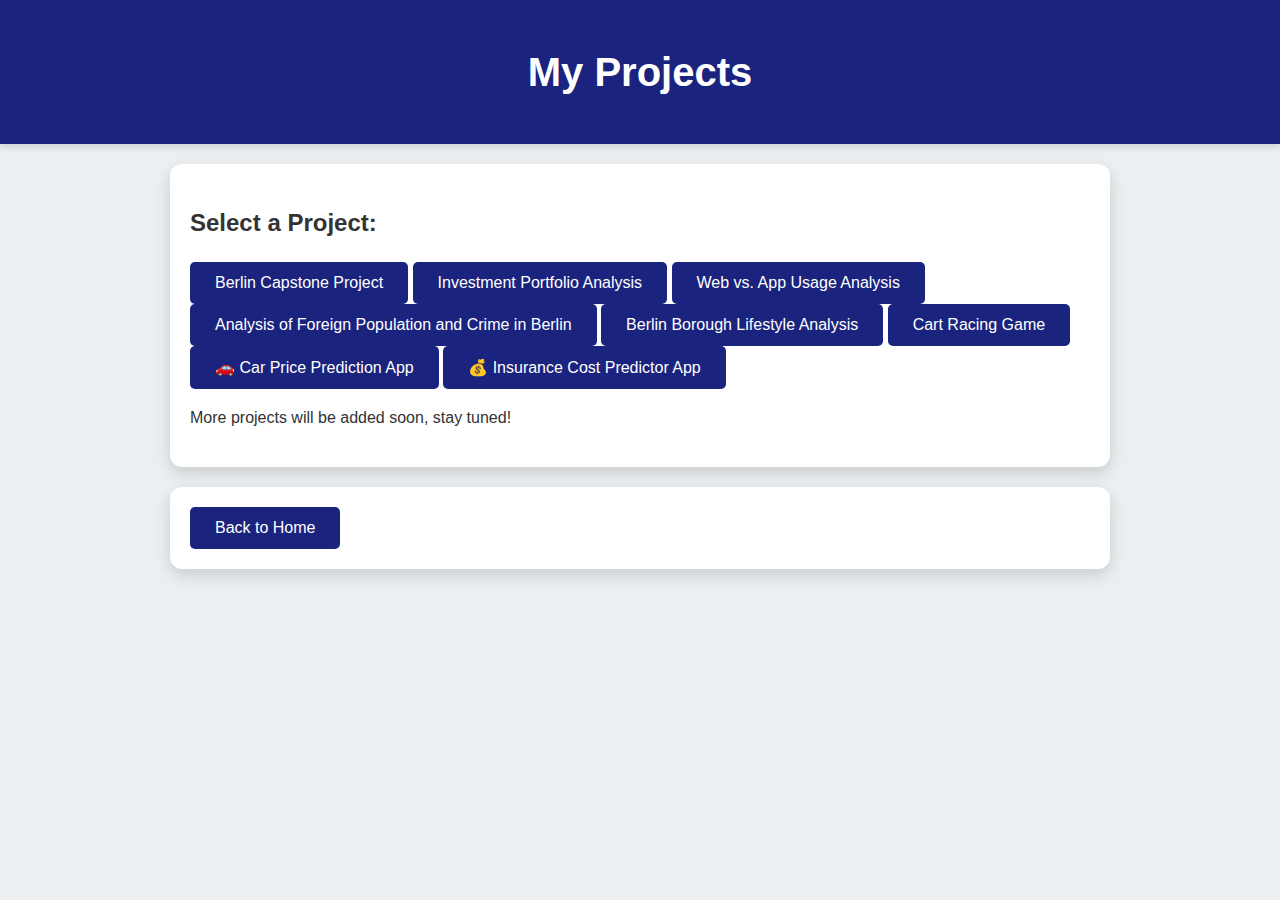
<file: projects.html>
<!DOCTYPE html>
<html lang="en">
<head>
    <meta charset="UTF-8">
    <meta name="viewport" content="width=device-width, initial-scale=1.0">
    <title>My Projects - Adrian Moroianu</title>
    <link rel="stylesheet" href="css/styles.css">
</head>
<body>
    <header>
        <h1>My Projects</h1>
    </header>

    <section id="projects-list">
        <h2>Select a Project:</h2>

        <div class="project-buttons">
            <button onclick="window.location.href='project1.html'">Berlin Capstone Project</button>
            <button onclick="window.location.href='project2.html'">Investment Portfolio Analysis</button>
            <button onclick="window.location.href='project3.html'">Web vs. App Usage Analysis</button>
            <button onclick="window.location.href='project4.html'">Analysis of Foreign Population and Crime in Berlin</button>
            <button onclick="window.location.href='project5.html'">Berlin Borough Lifestyle Analysis</button>
            <button onclick="window.location.href='project6.html'">Cart Racing Game</button>
            <button onclick="window.location.href='project7.html'">🚗 Car Price Prediction App</button>
            <button onclick="window.location.href='project8.html'">  💰 Insurance Cost Predictor App</button>
            <!-- Add more projects here as needed -->
        </div>

        <!-- Message about more projects coming soon -->
        <p>More projects will be added soon, stay tuned!</p>
    </section>

    <section id="back-to-home">
        <button onclick="window.location.href='index.html'">Back to Home</button>
    </section>
</body>
</html>
</file>
<file: css/styles.css>
/* General body and header styles */
body {
    font-family: 'Roboto', Arial, sans-serif;
    margin: 0;
    padding: 0;
    background-color: #eceff1;
    color: #333;
    line-height: 1.6;
}

header {
    text-align: center;
    padding: 40px;
    background-color: #1a237e;
    color: white;
    position: relative;
    box-shadow: 0 4px 6px rgba(0, 0, 0, 0.1);
}

h1 {
    margin: 0;
    font-size: 2.5em;
}

/* Header buttons container */
.header-buttons {
    display: flex;
    justify-content: center;
    gap: 15px;
    margin-top: 20px;
}

/* Button style inside the header */
.header-btn {
    background-color: #ff6f00;
    color: white;
    padding: 12px 30px;
    border: none;
    border-radius: 5px;
    font-size: 16px;
    cursor: pointer;
    transition: background-color 0.3s ease;
}

.header-btn:hover {
    background-color: #e65100;
}

/* Section styles */
section {
    padding: 20px;
    margin: 20px auto;
    background-color: white;
    border-radius: 12px;
    max-width: 900px;
    box-shadow: 0px 6px 15px rgba(0, 0, 0, 0.15);
}

a {
    color: #1a237e;
    text-decoration: none;
    font-weight: bold;
}

a:hover {
    text-decoration: underline;
}

/* Media Queries for Responsiveness */
@media (max-width: 768px) {
    header {
        padding: 30px;
    }

    h1 {
        font-size: 2em;
    }

    .header-btn {
        padding: 10px 20px;
        font-size: 14px;
    }

    .header-buttons {
        flex-direction: column;
        gap: 10px;
    }
}

/* Specific styles for Project 1 */
.project-1 {
    background-color: #e1f5fe;
    border: 2px solid #29b6f6;
    box-shadow: 0 6px 16px rgba(41, 182, 246, 0.5);
    transition: transform 0.3s, box-shadow 0.3s;
}

.project-1:hover {
    transform: translateY(-8px);
    box-shadow: 0 10px 25px rgba(41, 182, 246, 0.7);
}

.project-1 h2 {
    color: #0288d1;
    font-size: 1.8em;
    text-align: center;
}

.project-1 img {
    width: 60%;
    height: auto;
    display: block;
    margin: 15px auto;
    border-radius: 8px;
    box-shadow: 0 4px 10px rgba(0, 0, 0, 0.1);
}

.project-1 p {
    text-align: center;
    margin-top: -5px;
    font-size: 15px;
    color: #444;
}

/* Specific styles for Project 2 */
.project-2 {
    background-color: #ffe0b2;
    border: 2px solid #ffab40;
    box-shadow: 0 6px 16px rgba(255, 171, 64, 0.5);
    transition: transform 0.3s, box-shadow 0.3s;
}

.project-2:hover {
    transform: translateY(-8px);
    box-shadow: 0 10px 25px rgba(255, 171, 64, 0.7);
}

.project-2 h2 {
    color: #ff6f00;
    font-size: 1.8em;
    text-align: center;
}

/* Specific styles for Project 3 */
.project-3 {
    background-color: #d1c4e9;
    border: 2px solid #7e57c2;
    box-shadow: 0 6px 16px rgba(126, 87, 194, 0.5);
    transition: transform 0.3s, box-shadow 0.3s;
}

.project-3:hover {
    transform: translateY(-8px);
    box-shadow: 0 10px 25px rgba(126, 87, 194, 0.7);
}

.project-3 h2 {
    color: #5e35b1;
    font-size: 1.8em;
    text-align: center;
}

.project-3 img {
    width: 60%;
    height: auto;
    display: block;
    margin: 15px auto;
    border-radius: 8px;
    box-shadow: 0 4px 10px rgba(0, 0, 0, 0.1);
}

.project-3 p {
    text-align: center;
    margin-top: -5px;
    font-size: 15px;
    color: #444;
}

/* Button styles */
button {
    background-color: #1a237e;
    color: white;
    padding: 12px 25px;
    border: none;
    border-radius: 5px;
    cursor: pointer;
    font-size: 16px;
    transition: background-color 0.3s;
}

button:hover {
    background-color: #2943b8;
}

button:focus {
    outline: 3px solid #0d47a1;
    outline-offset: 2px;
}

/* Media Queries for Responsiveness */
@media (max-width: 768px) {
    section {
        padding: 20px;
        margin: 20px;
        max-width: 100%;
    }
    
    .project img {
        width: 80%;
    }
    
    header {
        padding: 40px;
    }

    h1 {
        font-size: 2em;
    }
}
/* Specific styles for Project 4 */
.project-4 {
    background-color: #ffebee; /* Light red background to give it a distinct style */
    border: 2px solid #e57373; /* Border color to match the theme */
    box-shadow: 0 6px 16px rgba(229, 115, 115, 0.5); /* Soft shadow */
    transition: transform 0.3s, box-shadow 0.3s;
}

.project-4:hover {
    transform: translateY(-8px);
    box-shadow: 0 10px 25px rgba(229, 115, 115, 0.7); /* Enhanced shadow on hover */
}

.project-4 h2 {
    color: #d32f2f; /* Darker red for the title */
    font-size: 1.8em;
    text-align: center;
}

.project-4 img {
    width: 60%;
    height: auto;
    display: block;
    margin: 15px auto;
    border-radius: 8px;
    box-shadow: 0 4px 10px rgba(0, 0, 0, 0.1); /* Soft image shadow */
}

.project-4 p {
    text-align: center;
    margin-top: -5px;
    font-size: 15px;
    color: #444; /* Dark gray text */
}


/* Specific styles for Project 5 */
.project-5 {
    background-color: #c8e6c9; /* Light green background for a fresh look */
    border: 2px solid #66bb6a; /* Border color to match the green theme */
    box-shadow: 0 6px 16px rgba(102, 187, 106, 0.5); /* Soft green shadow */
    transition: transform 0.3s, box-shadow 0.3s;
}

.project-5:hover {
    transform: translateY(-8px);
    box-shadow: 0 10px 25px rgba(102, 187, 106, 0.7); /* Enhanced shadow on hover */
}

.project-5 h2 {
    color: #388e3c; /* Dark green for the title */
    font-size: 1.8em;
    text-align: center;
}

.project-5 img {
    width: 80%;
    height: auto;
    display: block;
    margin: 15px auto;
    border-radius: 8px;
    box-shadow: 0 4px 10px rgba(0, 0, 0, 0.1); /* Soft image shadow */
}

.project-5 p {
    text-align: center;
    margin-top: -5px;
    font-size: 15px;
    color: #444; /* Dark gray text */
}
</file>
